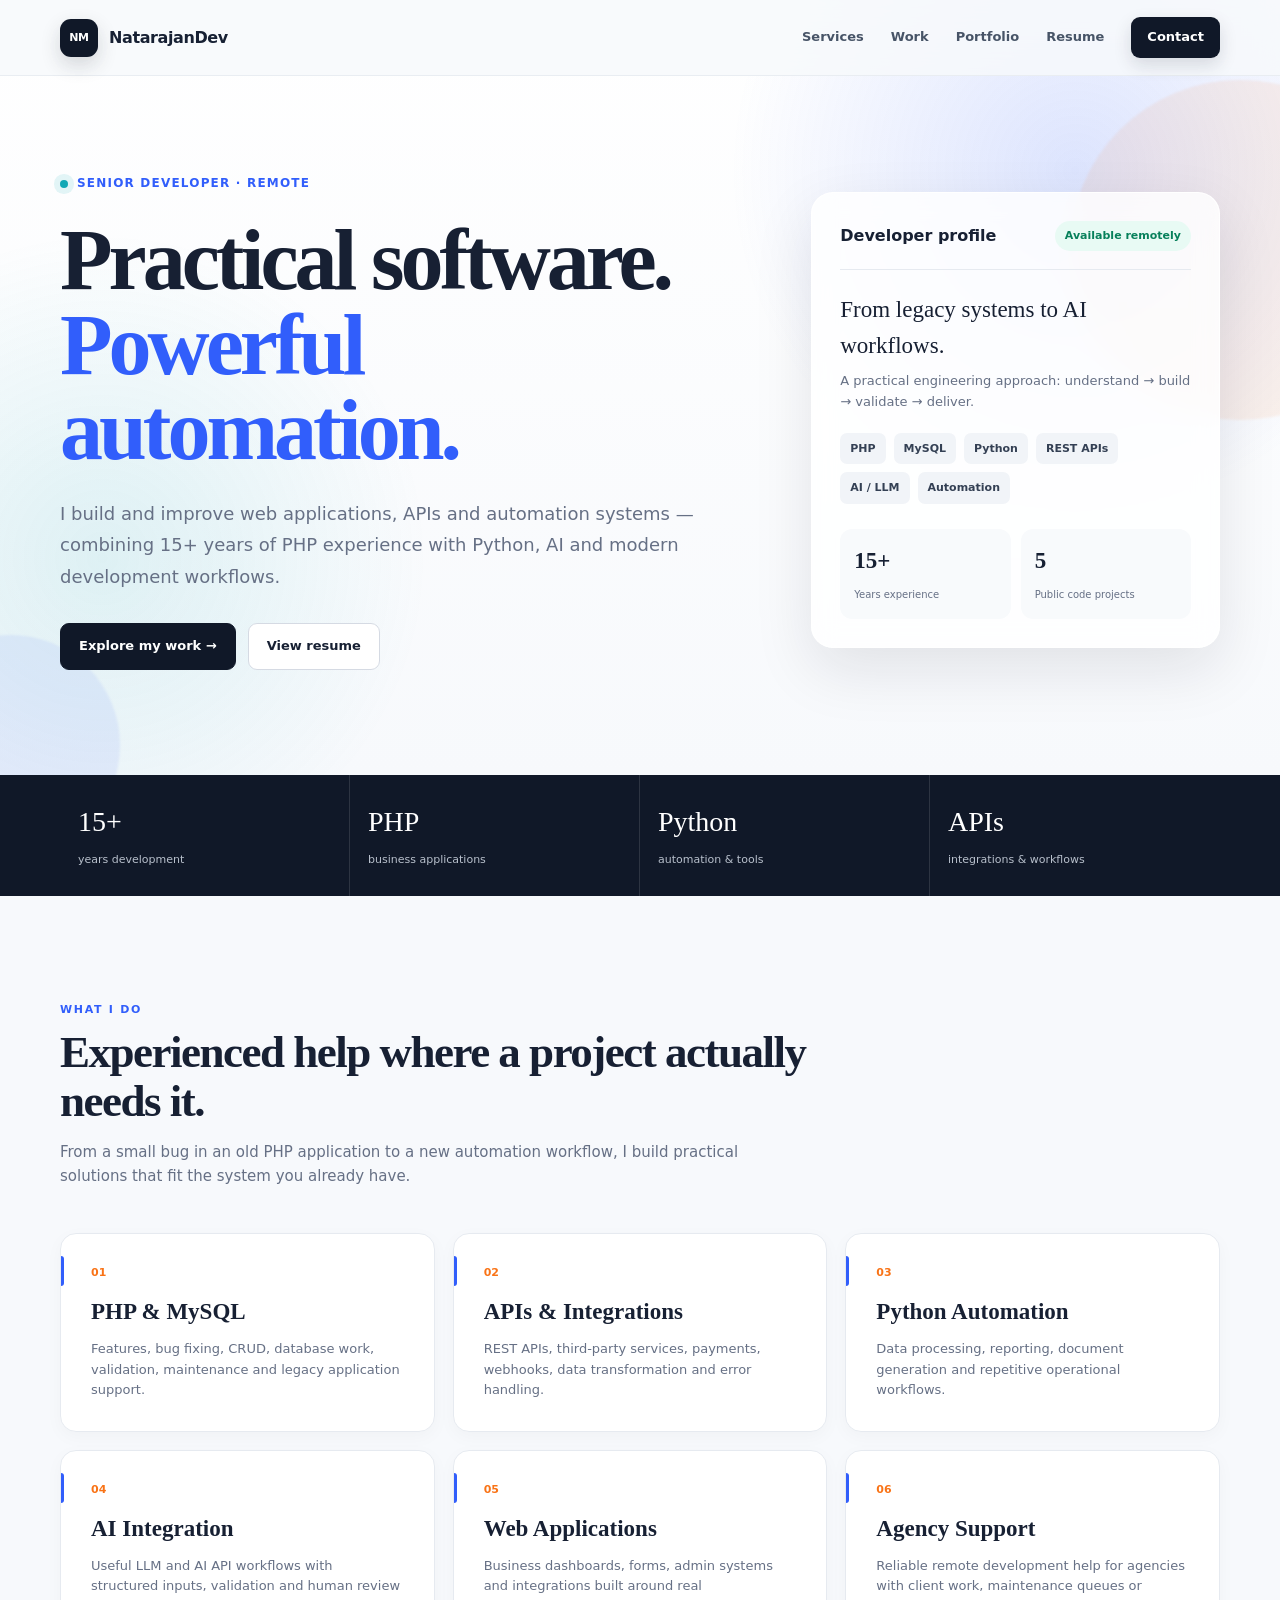
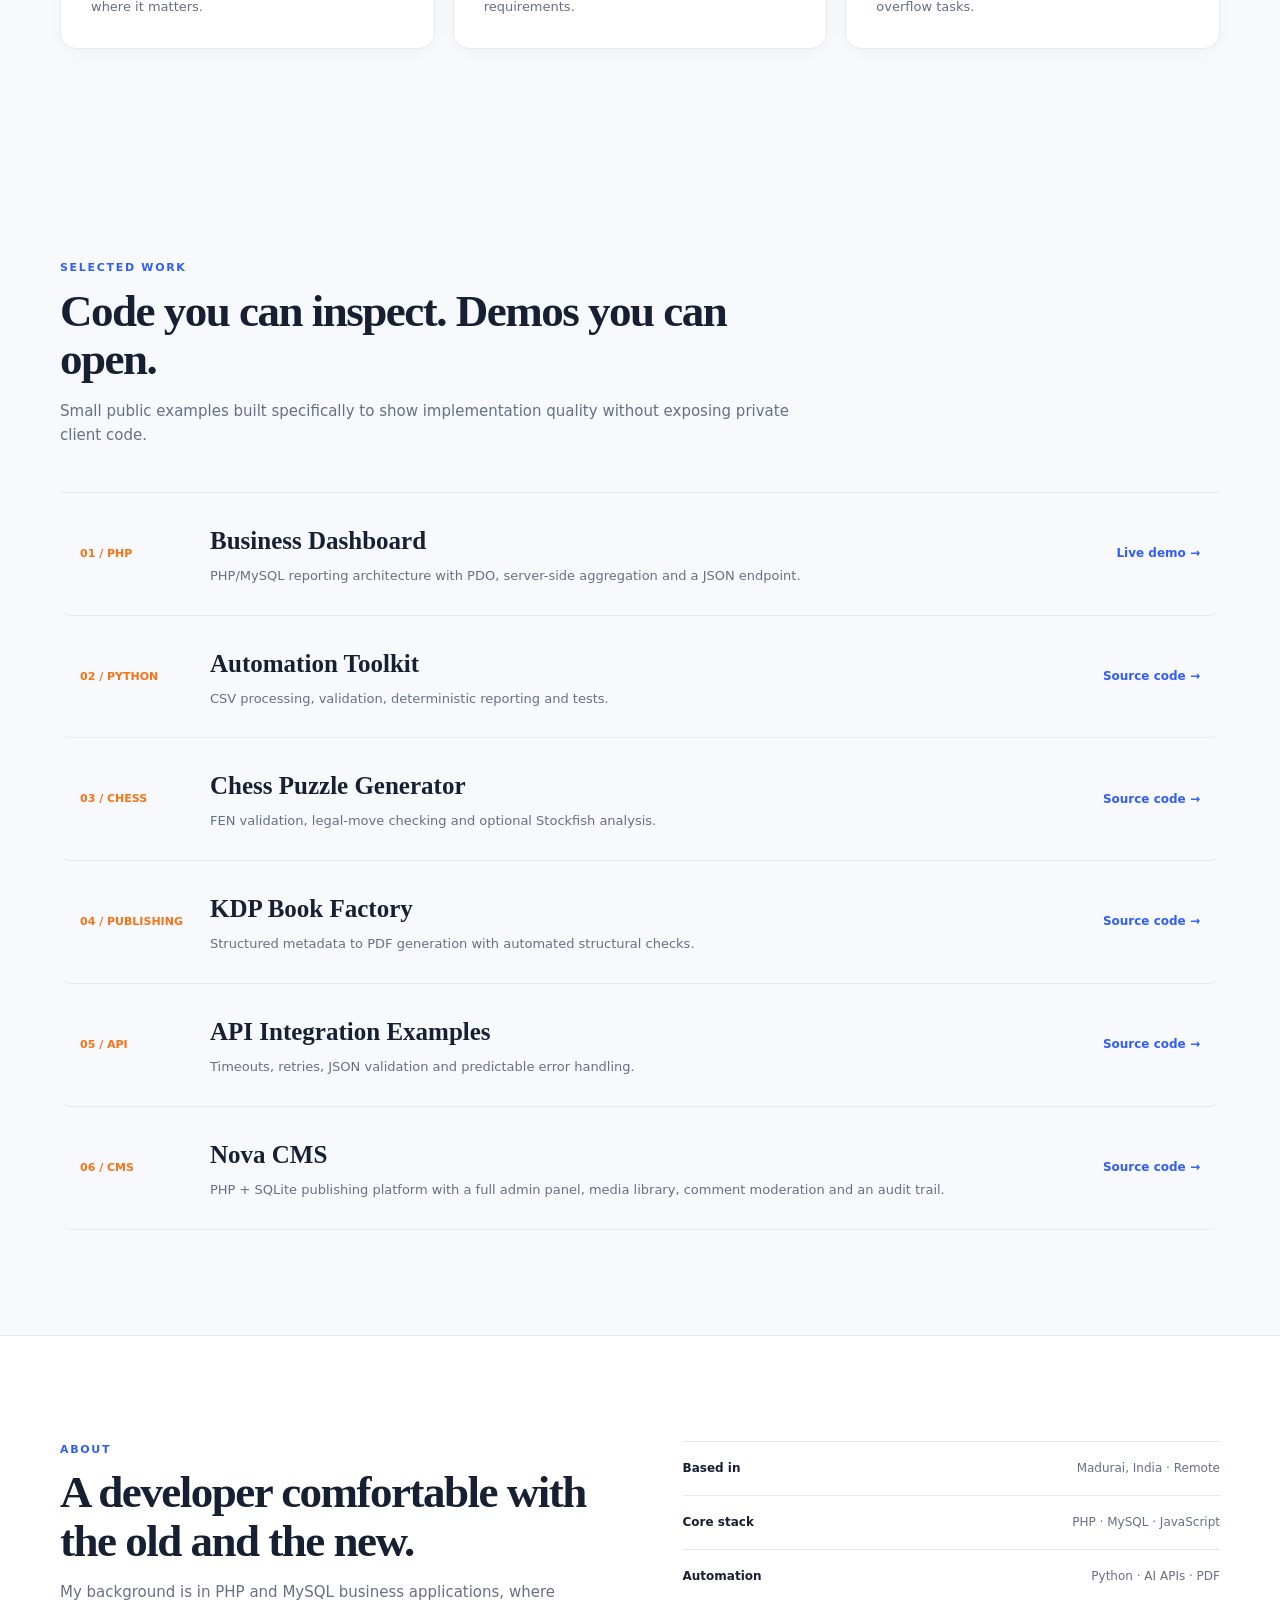
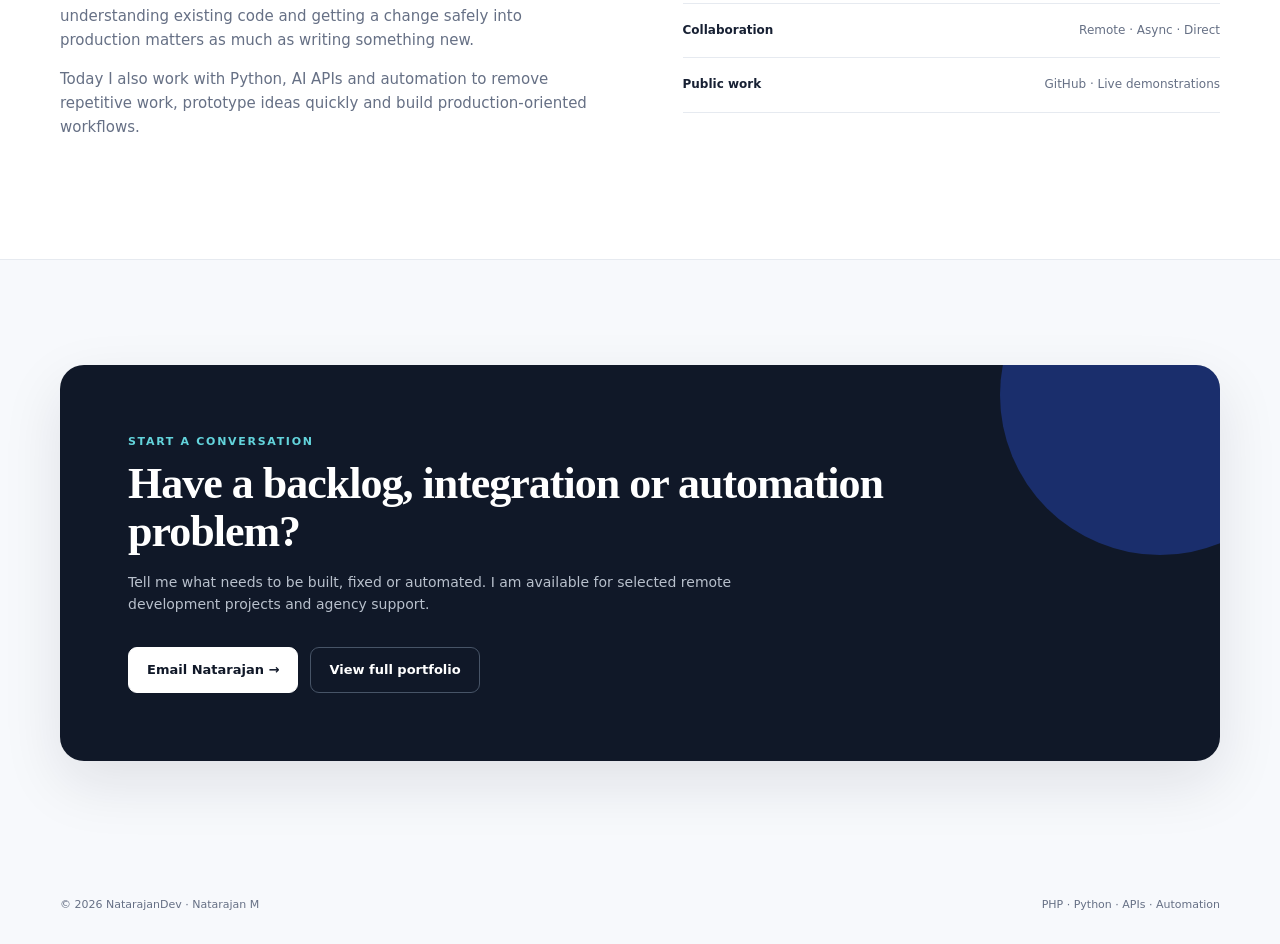
<file: index.html>
<!doctype html>
<html lang="en">
<head>
<meta charset="utf-8"><meta name="viewport" content="width=device-width,initial-scale=1">
<title>NatarajanDev — PHP, Python & AI Automation</title>
<meta name="description" content="Natarajan M — senior PHP and full-stack developer building web applications, APIs, Python automation and AI-assisted workflows.">
<link rel="icon" href="favicon.svg" type="image/svg+xml">
<style>
:root{--navy:#101828;--ink:#172033;--muted:#667085;--paper:#f7f9fc;--card:#fff;--line:#e6eaf0;--blue:#315efb;--cyan:#11a8b5;--orange:#f97316;--shadow:0 22px 60px rgba(16,24,40,.10)}*{box-sizing:border-box}html{scroll-behavior:smooth}body{margin:0;background:var(--paper);color:var(--ink);font-family:Inter,ui-sans-serif,system-ui,-apple-system,"Segoe UI",sans-serif;line-height:1.6}a{text-decoration:none;color:inherit}.wrap{width:min(1160px,92%);margin:auto}.site-nav{position:fixed;top:0;left:0;right:0;height:76px;z-index:50;background:rgba(247,249,252,.82);backdrop-filter:blur(16px);border-bottom:1px solid rgba(230,234,240,.8)}.nav{height:100%;display:flex;align-items:center;justify-content:space-between}.brand{display:flex;align-items:center;gap:11px;font-weight:850;letter-spacing:-.4px}.brand-mark{width:38px;height:38px;border-radius:11px;background:var(--navy);color:white;display:grid;place-items:center;font-size:11px;box-shadow:0 8px 20px rgba(16,24,40,.16)}.navlinks{display:flex;align-items:center;gap:27px;font-size:13px;font-weight:650;color:#475467}.navlinks a{transition:color .2s,transform .2s}.navlinks a:hover{color:var(--blue);transform:translateY(-1px)}.navlinks .contact{padding:10px 16px;border-radius:9px;background:var(--navy);color:white;box-shadow:0 7px 18px rgba(16,24,40,.14)}.menu{display:none;border:0;background:none;font-size:25px;cursor:pointer;color:var(--navy)}.hero{position:relative;overflow:hidden;padding:170px 0 105px;background:radial-gradient(circle at 84% 22%,rgba(49,94,251,.16),transparent 28%),radial-gradient(circle at 8% 72%,rgba(17,168,181,.12),transparent 25%),linear-gradient(180deg,#fff 0%,var(--paper) 100%)}.hero:before,.hero:after{content:"";position:absolute;border-radius:50%;filter:blur(1px);pointer-events:none}.hero:before{width:340px;height:340px;right:-130px;top:80px;background:rgba(249,115,22,.08)}.hero:after{width:220px;height:220px;left:-100px;bottom:-80px;background:rgba(49,94,251,.08)}.hero-grid{position:relative;z-index:1;display:grid;grid-template-columns:1.25fr .75fr;gap:70px;align-items:center}.eyebrow{display:inline-flex;align-items:center;gap:9px;color:var(--blue);font-size:12px;font-weight:800;letter-spacing:1.2px;text-transform:uppercase}.dot{width:8px;height:8px;border-radius:50%;background:var(--cyan);box-shadow:0 0 0 6px rgba(17,168,181,.11)}h1{font-family:Georgia,"Times New Roman",serif;font-weight:600;font-size:clamp(50px,7vw,86px);line-height:.99;letter-spacing:-4px;margin:22px 0 25px;max-width:850px}h1 em{font-style:normal;color:var(--blue)}.lead{font-size:18px;line-height:1.75;color:var(--muted);max-width:700px}.actions{display:flex;gap:12px;margin-top:31px;flex-wrap:wrap}.btn{display:inline-flex;align-items:center;gap:8px;padding:12px 18px;border-radius:9px;border:1px solid #d5dae3;font-size:13px;font-weight:750;background:white;transition:transform .22s,box-shadow .22s,background .22s,color .22s}.btn:hover{transform:translateY(-3px);box-shadow:0 12px 25px rgba(16,24,40,.10)}.btn.primary{background:var(--navy);border-color:var(--navy);color:white}.hero-card{position:relative;background:rgba(255,255,255,.82);border:1px solid rgba(255,255,255,.95);border-radius:22px;padding:28px;box-shadow:var(--shadow);backdrop-filter:blur(12px);animation:float 5s ease-in-out infinite}.card-top{display:flex;justify-content:space-between;align-items:center;padding-bottom:18px;border-bottom:1px solid var(--line)}.status{font-size:11px;font-weight:800;color:#07805b;background:#e8faf4;border-radius:20px;padding:6px 10px}.mini-title{font-family:Georgia,serif;font-size:23px;margin:22px 0 6px}.mini-copy{font-size:13px;color:var(--muted)}.stack{display:flex;flex-wrap:wrap;gap:8px;margin-top:20px}.tag{padding:7px 10px;border-radius:7px;background:#f1f4f8;color:#344054;font-size:11px;font-weight:700}.metric{margin-top:25px;display:grid;grid-template-columns:1fr 1fr;gap:10px}.metric div{padding:14px;border-radius:12px;background:#f8fafc}.metric b{display:block;font-family:Georgia,serif;font-size:23px}.metric span{font-size:10px;color:var(--muted)}.stats{background:var(--navy);color:white}.stats-grid{display:grid;grid-template-columns:repeat(4,1fr)}.stat{padding:25px 18px;border-right:1px solid rgba(255,255,255,.12)}.stat:last-child{border:0}.stat strong{display:block;font-family:Georgia,serif;font-size:28px;font-weight:500}.stat span{font-size:11px;color:#b8c0cc}section{padding:105px 0}.section-head{max-width:750px;margin-bottom:45px}.section-kicker{font-size:11px;text-transform:uppercase;letter-spacing:1.7px;font-weight:850;color:var(--blue)}.section-title{font-family:Georgia,serif;font-size:45px;line-height:1.08;font-weight:600;letter-spacing:-1.5px;margin:10px 0 15px}.section-intro{color:var(--muted);font-size:15px}.services{display:grid;grid-template-columns:repeat(3,1fr);gap:18px}.service{position:relative;padding:30px;border:1px solid var(--line);border-radius:16px;background:var(--card);box-shadow:0 5px 18px rgba(16,24,40,.03);transition:transform .3s,box-shadow .3s,border-color .3s}.service:before{content:"";position:absolute;left:0;top:22px;width:3px;height:30px;background:var(--blue);border-radius:0 3px 3px 0}.service:hover{transform:translateY(-7px);box-shadow:var(--shadow);border-color:#cbd5e1}.service-no{font-size:11px;color:var(--orange);font-weight:850}.service h3{font-family:Georgia,serif;font-size:23px;font-weight:600;margin:12px 0 8px}.service p{color:var(--muted);font-size:13px;margin:0}.work-list{border-top:1px solid var(--line)}.work-item{display:grid;grid-template-columns:105px 1fr auto;gap:25px;align-items:center;padding:28px 20px;border-bottom:1px solid var(--line);border-radius:10px;transition:background .25s,transform .25s}.work-item:hover{background:white;transform:translateX(6px)}.work-no{font-size:11px;color:var(--orange);font-weight:850}.work-item h3{font-family:Georgia,serif;font-size:25px;font-weight:600;margin:0 0 5px}.work-item p{margin:0;color:var(--muted);font-size:13px}.work-link{font-size:12px;font-weight:850;color:var(--blue);white-space:nowrap}.about{background:#fff;border-top:1px solid var(--line);border-bottom:1px solid var(--line)}.about-grid{display:grid;grid-template-columns:1fr 1fr;gap:85px;align-items:start}.about-copy p{color:var(--muted);font-size:15px}.facts{border-top:1px solid var(--line)}.fact{padding:17px 0;border-bottom:1px solid var(--line);display:flex;justify-content:space-between;gap:20px;font-size:12px}.fact span{color:var(--muted);text-align:right}.cta{position:relative;overflow:hidden;border-radius:24px;padding:68px;background:var(--navy);color:white;box-shadow:var(--shadow)}.cta:after{content:"";position:absolute;width:320px;height:320px;border-radius:50%;right:-100px;top:-130px;background:rgba(49,94,251,.32)}.cta>*{position:relative;z-index:1}.cta .section-kicker{color:#63d4dc}.cta h2{font-family:Georgia,serif;font-size:44px;font-weight:600;line-height:1.1;letter-spacing:-1px;max-width:760px;margin:9px 0 14px}.cta p{color:#b8c0cc;max-width:680px;font-size:14px}.cta .btn.primary{background:white;color:var(--navy);border-color:white}.cta .btn:not(.primary){background:transparent;color:white;border-color:#475467}footer{padding:30px 0;color:var(--muted);font-size:11px}.footer{display:flex;justify-content:space-between;gap:20px}.reveal{opacity:0;transform:translateY(24px);animation:reveal .8s cubic-bezier(.2,.7,.2,1) forwards}.delay1{animation-delay:.1s}.delay2{animation-delay:.2s}.delay3{animation-delay:.3s}@keyframes reveal{to{opacity:1;transform:none}}@keyframes float{0%,100%{transform:translateY(0)}50%{transform:translateY(-9px)}}
@media(max-width:800px){.navlinks{position:absolute;display:none;left:4%;right:4%;top:68px;padding:14px;background:white;border:1px solid var(--line);border-radius:14px;box-shadow:var(--shadow);flex-direction:column;align-items:stretch;gap:0}.navlinks.open{display:flex}.navlinks a{padding:13px}.navlinks .contact{margin-top:5px;text-align:center}.menu{display:block}.hero{padding:135px 0 75px}.hero-grid,.about-grid{grid-template-columns:1fr;gap:45px}.hero-card{max-width:600px}.services{grid-template-columns:1fr 1fr}.stats-grid{grid-template-columns:1fr 1fr}.stat:nth-child(2){border-right:0}.work-item{grid-template-columns:70px 1fr}.work-link{grid-column:2}.section-title,.cta h2{font-size:36px}}
@media(max-width:560px){.wrap{width:min(92%,420px)}h1{font-size:51px;letter-spacing:-2.5px}.lead{font-size:16px}.services{grid-template-columns:1fr}.hero-card{padding:22px}.metric{grid-template-columns:1fr 1fr}.cta{padding:38px 25px;border-radius:18px}.footer{flex-direction:column}.work-item{padding:24px 8px}.work-item h3{font-size:22px}}
@media(prefers-reduced-motion:reduce){html{scroll-behavior:auto}.reveal,.hero-card{animation:none;opacity:1;transform:none}.service,.work-item,.btn{transition:none}}
</style></head>
<body>
<nav class="site-nav"><div class="wrap nav"><a class="brand" href="index.html"><span class="brand-mark">NM</span>NatarajanDev</a><button class="menu" aria-label="Open menu" onclick="document.querySelector('.navlinks').classList.toggle('open')">☰</button><div class="navlinks"><a href="#services">Services</a><a href="#work">Work</a><a href="portfolio.html">Portfolio</a><a href="resume.html">Resume</a><a class="contact" href="#contact">Contact</a></div></div></nav>
<header class="hero"><div class="wrap hero-grid"><div class="reveal"><div class="eyebrow"><span class="dot"></span>Senior developer · Remote</div><h1>Practical software.<br><em>Powerful automation.</em></h1><p class="lead">I build and improve web applications, APIs and automation systems — combining 15+ years of PHP experience with Python, AI and modern development workflows.</p><div class="actions"><a class="btn primary" href="#work">Explore my work →</a><a class="btn" href="resume.html">View resume</a></div></div><aside class="hero-card reveal delay2"><div class="card-top"><strong>Developer profile</strong><span class="status">Available remotely</span></div><div class="mini-title">From legacy systems to AI workflows.</div><div class="mini-copy">A practical engineering approach: understand → build → validate → deliver.</div><div class="stack"><span class="tag">PHP</span><span class="tag">MySQL</span><span class="tag">Python</span><span class="tag">REST APIs</span><span class="tag">AI / LLM</span><span class="tag">Automation</span></div><div class="metric"><div><b>15+</b><span>Years experience</span></div><div><b>5</b><span>Public code projects</span></div></div></aside></div></header>
<div class="stats"><div class="wrap stats-grid"><div class="stat"><strong>15+</strong><span>years development</span></div><div class="stat"><strong>PHP</strong><span>business applications</span></div><div class="stat"><strong>Python</strong><span>automation & tools</span></div><div class="stat"><strong>APIs</strong><span>integrations & workflows</span></div></div></div>
<section id="services"><div class="wrap"><div class="section-head reveal"><div class="section-kicker">What I do</div><h2 class="section-title">Experienced help where a project actually needs it.</h2><p class="section-intro">From a small bug in an old PHP application to a new automation workflow, I build practical solutions that fit the system you already have.</p></div><div class="services"><article class="service reveal delay1"><div class="service-no">01</div><h3>PHP & MySQL</h3><p>Features, bug fixing, CRUD, database work, validation, maintenance and legacy application support.</p></article><article class="service reveal delay2"><div class="service-no">02</div><h3>APIs & Integrations</h3><p>REST APIs, third-party services, payments, webhooks, data transformation and error handling.</p></article><article class="service reveal delay3"><div class="service-no">03</div><h3>Python Automation</h3><p>Data processing, reporting, document generation and repetitive operational workflows.</p></article><article class="service reveal delay1"><div class="service-no">04</div><h3>AI Integration</h3><p>Useful LLM and AI API workflows with structured inputs, validation and human review where it matters.</p></article><article class="service reveal delay2"><div class="service-no">05</div><h3>Web Applications</h3><p>Business dashboards, forms, admin systems and integrations built around real requirements.</p></article><article class="service reveal delay3"><div class="service-no">06</div><h3>Agency Support</h3><p>Reliable remote development help for agencies with client work, maintenance queues or overflow tasks.</p></article></div></div></section>
<section id="work"><div class="wrap"><div class="section-head reveal"><div class="section-kicker">Selected work</div><h2 class="section-title">Code you can inspect. Demos you can open.</h2><p class="section-intro">Small public examples built specifically to show implementation quality without exposing private client code.</p></div><div class="work-list"><article class="work-item"><div class="work-no">01 / PHP</div><div><h3>Business Dashboard</h3><p>PHP/MySQL reporting architecture with PDO, server-side aggregation and a JSON endpoint.</p></div><a class="work-link" href="examples/business-dashboard.html">Live demo →</a></article><article class="work-item"><div class="work-no">02 / PYTHON</div><div><h3>Automation Toolkit</h3><p>CSV processing, validation, deterministic reporting and tests.</p></div><a class="work-link" href="projects/python-automation-toolkit/">Source code →</a></article><article class="work-item"><div class="work-no">03 / CHESS</div><div><h3>Chess Puzzle Generator</h3><p>FEN validation, legal-move checking and optional Stockfish analysis.</p></div><a class="work-link" href="projects/chess-puzzle-generator/">Source code →</a></article><article class="work-item"><div class="work-no">04 / PUBLISHING</div><div><h3>KDP Book Factory</h3><p>Structured metadata to PDF generation with automated structural checks.</p></div><a class="work-link" href="projects/kdp-book-factory/">Source code →</a></article><article class="work-item"><div class="work-no">05 / API</div><div><h3>API Integration Examples</h3><p>Timeouts, retries, JSON validation and predictable error handling.</p></div><a class="work-link" href="projects/api-integration-examples/">Source code →</a></article><article class="work-item"><div class="work-no">06 / CMS</div><div><h3>Nova CMS</h3><p>PHP + SQLite publishing platform with a full admin panel, media library, comment moderation and an audit trail.</p></div><a class="work-link" href="projects/php-sqlite-cms/">Source code →</a></article></div></div></section>
<section class="about" id="about"><div class="wrap"><div class="about-grid"><div class="about-copy reveal"><div class="section-kicker">About</div><h2 class="section-title">A developer comfortable with the old and the new.</h2><p>My background is in PHP and MySQL business applications, where understanding existing code and getting a change safely into production matters as much as writing something new.</p><p>Today I also work with Python, AI APIs and automation to remove repetitive work, prototype ideas quickly and build production-oriented workflows.</p></div><div class="facts reveal delay2"><div class="fact"><b>Based in</b><span>Madurai, India · Remote</span></div><div class="fact"><b>Core stack</b><span>PHP · MySQL · JavaScript</span></div><div class="fact"><b>Automation</b><span>Python · AI APIs · PDF</span></div><div class="fact"><b>Collaboration</b><span>Remote · Async · Direct</span></div><div class="fact"><b>Public work</b><span>GitHub · Live demonstrations</span></div></div></div></div></section>
<section id="contact"><div class="wrap"><div class="cta reveal"><div class="section-kicker">Start a conversation</div><h2>Have a backlog, integration or automation problem?</h2><p>Tell me what needs to be built, fixed or automated. I am available for selected remote development projects and agency support.</p><div class="actions"><a class="btn primary" href="mailto:iconsisonline@yahoo.com">Email Natarajan →</a><a class="btn" href="portfolio.html">View full portfolio</a></div></div></div></section>
<footer><div class="wrap footer"><span>© 2026 NatarajanDev · Natarajan M</span><span>PHP · Python · APIs · Automation</span></div></footer>
<script>document.querySelectorAll('.navlinks a').forEach(a=>a.addEventListener('click',()=>document.querySelector('.navlinks').classList.remove('open')));</script>
</body></html>
</file>
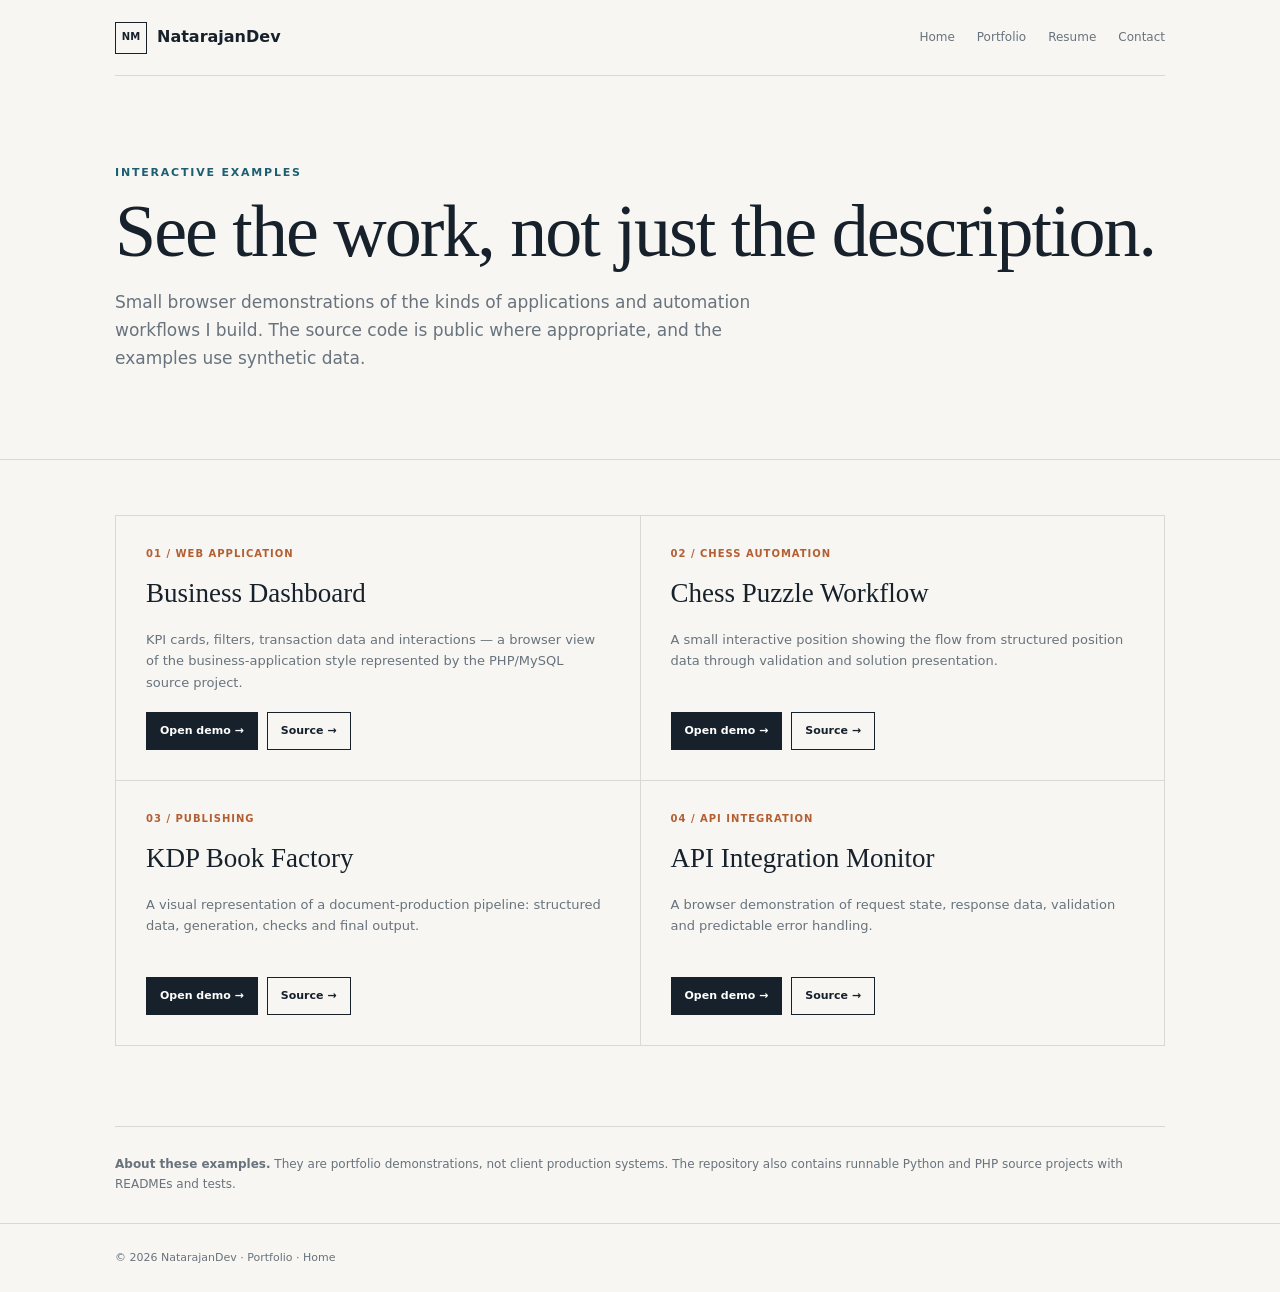
<file: examples/index.html>
<!doctype html><html lang="en"><head><meta charset="utf-8"><meta name="viewport" content="width=device-width,initial-scale=1"><title>Live Examples — NatarajanDev</title><meta name="description" content="Interactive development and automation demonstrations by NatarajanDev."><link rel="icon" href="../favicon.svg" type="image/svg+xml"><style>:root{--ink:#17212b;--muted:#68737d;--paper:#f7f6f2;--white:#fff;--line:#d9d9d3;--accent:#1d5f72;--warm:#b45f32}*{box-sizing:border-box}body{margin:0;background:var(--paper);color:var(--ink);font-family:Inter,system-ui,sans-serif;line-height:1.65}.wrap{width:min(1050px,90%);margin:auto}a{text-decoration:none;color:inherit}.nav{height:76px;border-bottom:1px solid var(--line);display:flex;justify-content:space-between;align-items:center}.brand{display:flex;align-items:center;gap:10px;font-weight:800}.mark{width:32px;height:32px;border:1px solid var(--ink);display:grid;place-items:center;font-size:10px}.links{display:flex;gap:22px;font-size:12px;color:var(--muted)}.links a:hover{color:var(--accent)}.hero{padding:88px 0 70px;border-bottom:1px solid var(--line)}.kicker{font-size:11px;text-transform:uppercase;letter-spacing:1.8px;color:var(--accent);font-weight:800}.hero h1{font-family:Georgia,serif;font-weight:500;font-size:clamp(47px,7vw,74px);line-height:1.02;letter-spacing:-2px;margin:12px 0 18px}.hero p{max-width:680px;color:var(--muted);font-size:17px}.grid{display:grid;grid-template-columns:1fr 1fr;border-top:1px solid var(--line);border-left:1px solid var(--line);margin:55px 0 80px}.card{padding:30px;border-right:1px solid var(--line);border-bottom:1px solid var(--line);transition:background .25s,transform .25s}.card:hover{background:#fff;transform:translateY(-3px)}.num{font-size:10px;color:var(--warm);font-weight:800;letter-spacing:1px}.card h2{font-family:Georgia,serif;font-size:27px;font-weight:500;margin:9px 0}.card p{color:var(--muted);font-size:13px;min-height:65px}.actions{display:flex;gap:9px;flex-wrap:wrap;margin-top:18px}.btn{display:inline-block;padding:9px 13px;border:1px solid var(--ink);font-size:11px;font-weight:800}.btn.primary{background:var(--ink);color:#fff}.note{border-top:1px solid var(--line);padding:28px 0;color:var(--muted);font-size:12px}footer{border-top:1px solid var(--line);padding:25px 0;color:var(--muted);font-size:11px}@media(max-width:700px){.links a:not(:last-child){display:none}.grid{grid-template-columns:1fr}.hero{padding:70px 0 55px}}@media(prefers-reduced-motion:reduce){*{transition:none!important}}</style></head><body><header class="wrap nav"><a class="brand" href="../index.html"><span class="mark">NM</span>NatarajanDev</a><nav class="links"><a href="../index.html">Home</a><a href="../portfolio.html">Portfolio</a><a href="../resume.html">Resume</a><a href="../index.html#contact">Contact</a></nav></header><header class="hero"><div class="wrap"><div class="kicker">Interactive examples</div><h1>See the work, not just the description.</h1><p>Small browser demonstrations of the kinds of applications and automation workflows I build. The source code is public where appropriate, and the examples use synthetic data.</p></div></header><main class="wrap"><div class="grid"><article class="card"><div class="num">01 / WEB APPLICATION</div><h2>Business Dashboard</h2><p>KPI cards, filters, transaction data and interactions — a browser view of the business-application style represented by the PHP/MySQL source project.</p><div class="actions"><a class="btn primary" href="business-dashboard.html">Open demo →</a><a class="btn" href="https://github.com/NatarajanDev/natarajandev.github.io/blob/main/projects/php-business-dashboard">Source →</a></div></article><article class="card"><div class="num">02 / CHESS AUTOMATION</div><h2>Chess Puzzle Workflow</h2><p>A small interactive position showing the flow from structured position data through validation and solution presentation.</p><div class="actions"><a class="btn primary" href="chess-puzzle.html">Open demo →</a><a class="btn" href="https://github.com/NatarajanDev/natarajandev.github.io/blob/main/projects/chess-puzzle-generator">Source →</a></div></article><article class="card"><div class="num">03 / PUBLISHING</div><h2>KDP Book Factory</h2><p>A visual representation of a document-production pipeline: structured data, generation, checks and final output.</p><div class="actions"><a class="btn primary" href="kdp-factory.html">Open demo →</a><a class="btn" href="https://github.com/NatarajanDev/natarajandev.github.io/blob/main/projects/kdp-book-factory">Source →</a></div></article><article class="card"><div class="num">04 / API INTEGRATION</div><h2>API Integration Monitor</h2><p>A browser demonstration of request state, response data, validation and predictable error handling.</p><div class="actions"><a class="btn primary" href="api-monitor.html">Open demo →</a><a class="btn" href="https://github.com/NatarajanDev/natarajandev.github.io/blob/main/projects/api-integration-examples">Source →</a></div></article></div><div class="note"><strong>About these examples.</strong> They are portfolio demonstrations, not client production systems. The repository also contains runnable Python and PHP source projects with READMEs and tests.</div></main><footer><div class="wrap">© 2026 NatarajanDev · <a href="../portfolio.html">Portfolio</a> · <a href="../index.html">Home</a></div></footer></body></html>
</file>
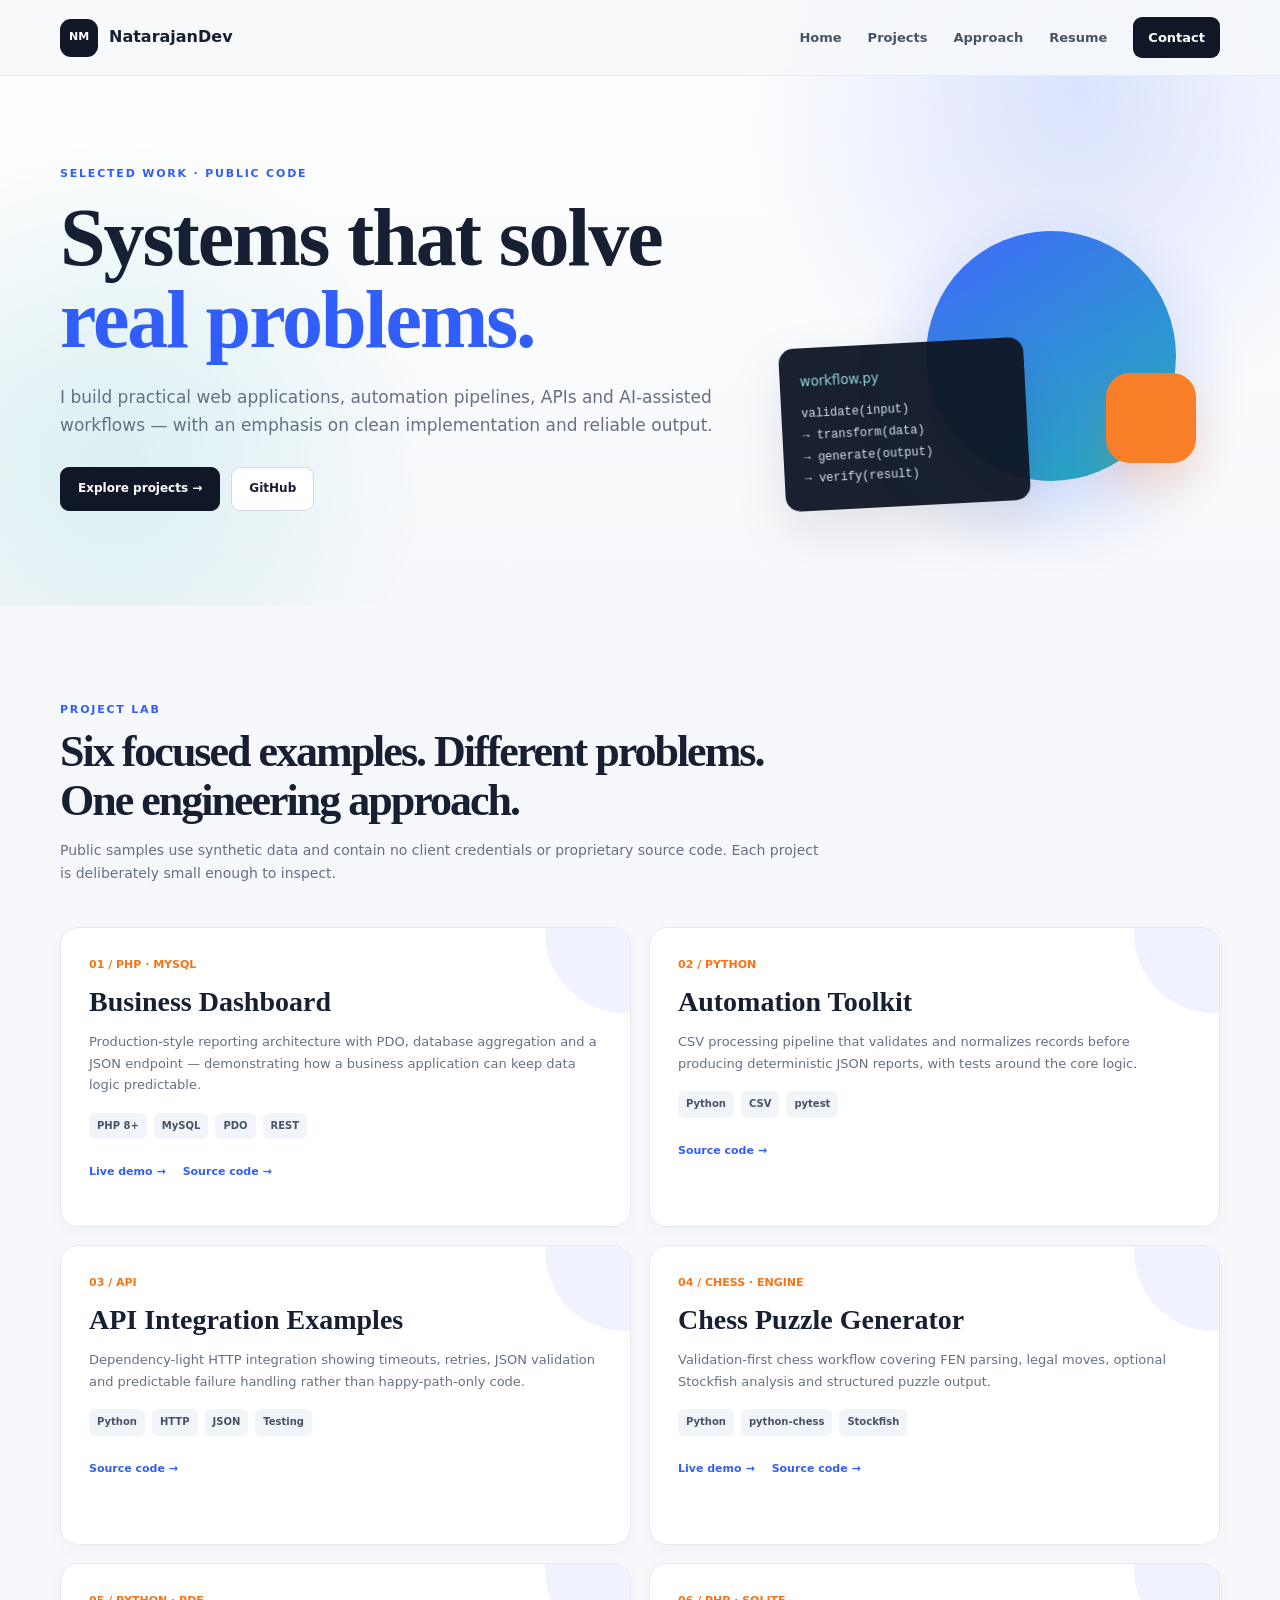
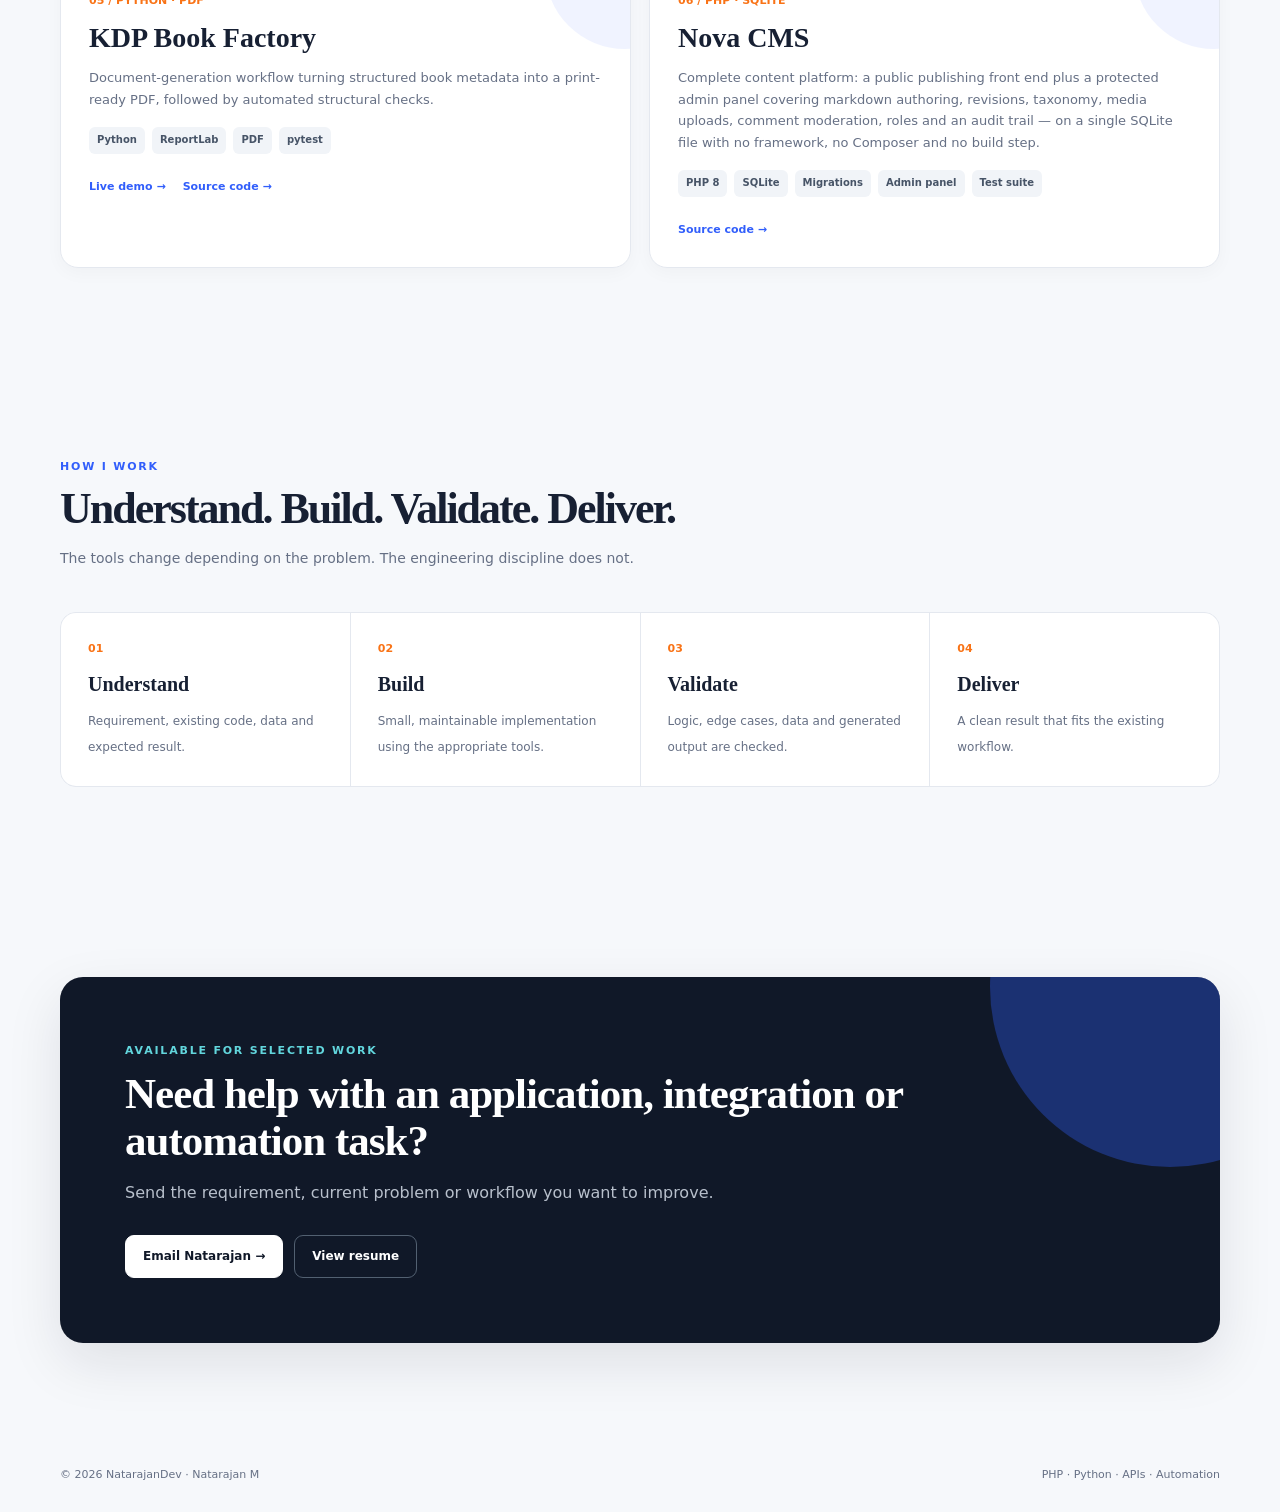
<file: portfolio.html>
<!doctype html><html lang="en"><head><meta charset="utf-8"><meta name="viewport" content="width=device-width,initial-scale=1"><title>Portfolio — NatarajanDev</title><meta name="description" content="Selected PHP, Python, API, AI and automation projects by Natarajan M."><link rel="icon" href="favicon.svg" type="image/svg+xml"><style>
:root{--navy:#101828;--ink:#172033;--muted:#667085;--paper:#f6f8fb;--card:#fff;--line:#e4e8ef;--blue:#315efb;--cyan:#11a8b5;--orange:#f97316;--shadow:0 20px 55px rgba(16,24,40,.10)}*{box-sizing:border-box}html{scroll-behavior:smooth}body{margin:0;background:var(--paper);color:var(--ink);font-family:Inter,system-ui,sans-serif;line-height:1.65}a{text-decoration:none;color:inherit}.wrap{width:min(1160px,92%);margin:auto}.site-nav{height:76px;position:fixed;top:0;left:0;right:0;z-index:30;background:rgba(246,248,251,.86);backdrop-filter:blur(16px);border-bottom:1px solid rgba(228,232,239,.8)}.nav{height:100%;display:flex;align-items:center;justify-content:space-between}.brand{font-weight:850;display:flex;align-items:center;gap:11px}.mark{width:38px;height:38px;border-radius:11px;background:var(--navy);color:white;display:grid;place-items:center;font-size:11px}.links{display:flex;align-items:center;gap:26px;color:#475467;font-size:13px;font-weight:650}.links a{transition:.2s}.links a:hover{color:var(--blue);transform:translateY(-1px)}.links .contact{background:var(--navy);color:white;padding:10px 15px;border-radius:9px}.menu{display:none;border:0;background:none;font-size:25px}.hero{position:relative;overflow:hidden;padding:165px 0 95px;background:radial-gradient(circle at 84% 15%,rgba(49,94,251,.17),transparent 28%),radial-gradient(circle at 9% 75%,rgba(17,168,181,.13),transparent 25%),linear-gradient(180deg,#fff,var(--paper))}.hero-grid{display:grid;grid-template-columns:1.2fr .8fr;gap:65px;align-items:end}.kicker{font-size:11px;text-transform:uppercase;letter-spacing:1.8px;color:var(--blue);font-weight:850}.hero h1,.title{font-family:Georgia,serif;font-weight:600;letter-spacing:-2px}.hero h1{font-size:clamp(50px,7vw,82px);line-height:1.0;max-width:850px;margin:14px 0 22px}.hero h1 em{font-style:normal;color:var(--blue)}.hero p{max-width:700px;color:var(--muted);font-size:17px}.buttons{display:flex;gap:11px;flex-wrap:wrap;margin-top:28px}.btn{display:inline-flex;padding:11px 17px;border:1px solid #d4dae4;border-radius:9px;background:white;font-size:12px;font-weight:800;transition:.25s}.btn:hover{transform:translateY(-3px);box-shadow:0 12px 25px rgba(16,24,40,.1)}.btn.primary{background:var(--navy);border-color:var(--navy);color:white}.hero-art{position:relative;min-height:280px}.orb{position:absolute;width:250px;height:250px;right:10%;top:0;border-radius:50%;background:linear-gradient(145deg,#315efb,#11a8b5);opacity:.92;box-shadow:0 30px 80px rgba(49,94,251,.25);animation:float 5s ease-in-out infinite}.orb:after{content:"";position:absolute;width:90px;height:90px;right:-20px;bottom:18px;border-radius:24px;background:var(--orange);box-shadow:0 20px 40px rgba(249,115,22,.22)}.code-card{position:absolute;left:0;bottom:5px;width:245px;background:rgba(16,24,40,.96);color:#d9e0ea;border-radius:15px;padding:20px;box-shadow:var(--shadow);transform:rotate(-3deg);animation:rise .9s .2s both}.code-card small{color:#8fd8df}.code-card code{display:block;margin-top:10px;font:12px/1.8 ui-monospace,SFMono-Regular,Consolas,monospace}.section{padding:95px 0}.section-head{max-width:760px;margin-bottom:42px}.title{font-size:44px;line-height:1.1;margin:9px 0 13px}.intro{color:var(--muted);font-size:14px}.projects{display:grid;grid-template-columns:repeat(2,1fr);gap:18px}.project{position:relative;overflow:hidden;min-height:300px;padding:28px;border:1px solid var(--line);border-radius:18px;background:var(--card);box-shadow:0 5px 18px rgba(16,24,40,.03);transition:.3s}.project:hover{transform:translateY(-8px);box-shadow:var(--shadow);border-color:#cbd5e1}.project:after{content:"";position:absolute;width:160px;height:160px;border-radius:50%;right:-75px;top:-75px;background:rgba(49,94,251,.07);transition:.35s}.project:hover:after{transform:scale(1.45)}.num{font-size:11px;color:var(--orange);font-weight:850}.project h2{font-family:Georgia,serif;font-size:28px;font-weight:600;line-height:1.15;margin:12px 0 8px}.project p{color:var(--muted);font-size:13px;max-width:520px}.tags{display:flex;gap:7px;flex-wrap:wrap;margin:17px 0}.tag{font-size:10px;font-weight:750;padding:5px 8px;border-radius:6px;background:#f1f4f8;color:#475467}.project-links{display:flex;gap:17px;margin-top:24px}.project-links a{font-size:11px;font-weight:850;color:var(--blue)}.process{display:grid;grid-template-columns:repeat(4,1fr);gap:1px;background:var(--line);border:1px solid var(--line);border-radius:16px;overflow:hidden}.step{background:white;padding:27px}.step-no{color:var(--orange);font-size:11px;font-weight:850}.step strong{font-family:Georgia,serif;font-size:20px;font-weight:600;display:block;margin:9px 0 6px}.step span{font-size:12px;color:var(--muted)}.cta{position:relative;overflow:hidden;padding:65px;border-radius:23px;background:var(--navy);color:white;box-shadow:var(--shadow)}.cta:before{content:"";position:absolute;width:360px;height:360px;border-radius:50%;right:-130px;top:-170px;background:rgba(49,94,251,.35)}.cta>*{position:relative;z-index:1}.cta .kicker{color:#62d6dd}.cta h2{font-family:Georgia,serif;font-size:43px;line-height:1.1;letter-spacing:-1px;max-width:780px;margin:9px 0 14px}.cta p{color:#b8c0cc;max-width:700px}.cta .btn.primary{background:white;color:var(--navy);border-color:white}.cta .btn:not(.primary){background:transparent;color:white;border-color:#526071}footer{padding:28px 0;color:var(--muted);font-size:11px;display:flex;justify-content:space-between}.reveal{opacity:0;transform:translateY(22px);animation:reveal .75s cubic-bezier(.2,.7,.2,1) forwards}.d1{animation-delay:.1s}.d2{animation-delay:.2s}.d3{animation-delay:.3s}@keyframes reveal{to{opacity:1;transform:none}}@keyframes rise{from{opacity:0;transform:translateY(20px) rotate(-3deg)}to{opacity:1;transform:rotate(-3deg)}}@keyframes float{0%,100%{transform:translateY(0) rotate(0)}50%{transform:translateY(-10px) rotate(2deg)}}
@media(max-width:800px){.links{position:absolute;display:none;left:4%;right:4%;top:68px;padding:10px;background:white;border:1px solid var(--line);border-radius:14px;box-shadow:var(--shadow);flex-direction:column;align-items:stretch;gap:0}.links.open{display:flex}.links a{padding:12px}.links .contact{text-align:center;margin-top:4px}.menu{display:block}.hero{padding:130px 0 70px}.hero-grid{grid-template-columns:1fr;gap:30px}.hero-art{min-height:260px}.projects{grid-template-columns:1fr}.process{grid-template-columns:1fr 1fr}.section{padding:70px 0}.cta{padding:42px 28px}}
@media(max-width:520px){.hero h1{font-size:50px;letter-spacing:-2.5px}.title,.cta h2{font-size:34px}.process{grid-template-columns:1fr}.orb{right:0;width:210px;height:210px}.code-card{width:215px}.footer{flex-direction:column;gap:8px}}
@media(prefers-reduced-motion:reduce){html{scroll-behavior:auto}.reveal,.orb,.code-card{animation:none;opacity:1;transform:none}.project,.btn{transition:none}}
</style></head><body>
<header class="site-nav"><div class="wrap nav"><a class="brand" href="index.html"><span class="mark">NM</span>NatarajanDev</a><button class="menu" aria-label="Open menu" onclick="document.querySelector('.links').classList.toggle('open')">☰</button><nav class="links"><a href="index.html">Home</a><a href="#projects">Projects</a><a href="#process">Approach</a><a href="resume.html">Resume</a><a class="contact" href="index.html#contact">Contact</a></nav></div></header>
<header class="hero"><div class="wrap hero-grid"><div class="reveal"><div class="kicker">Selected work · Public code</div><h1>Systems that solve <em>real problems.</em></h1><p>I build practical web applications, automation pipelines, APIs and AI-assisted workflows — with an emphasis on clean implementation and reliable output.</p><div class="buttons"><a class="btn primary" href="#projects">Explore projects →</a><a class="btn" href="https://github.com/NatarajanDev" target="_blank" rel="noopener">GitHub</a></div></div><div class="hero-art reveal d2"><div class="orb"></div><div class="code-card"><small>workflow.py</small><code>validate(input)<br>→ transform(data)<br>→ generate(output)<br>→ verify(result)</code></div></div></div></header>
<main id="projects" class="wrap section"><div class="section-head reveal"><div class="kicker">Project lab</div><h2 class="title">Six focused examples. Different problems. One engineering approach.</h2><p class="intro">Public samples use synthetic data and contain no client credentials or proprietary source code. Each project is deliberately small enough to inspect.</p></div><div class="projects">
<article class="project reveal d1"><div class="num">01 / PHP · MYSQL</div><h2>Business Dashboard</h2><p>Production-style reporting architecture with PDO, database aggregation and a JSON endpoint — demonstrating how a business application can keep data logic predictable.</p><div class="tags"><span class="tag">PHP 8+</span><span class="tag">MySQL</span><span class="tag">PDO</span><span class="tag">REST</span></div><div class="project-links"><a href="examples/business-dashboard.html">Live demo →</a><a href="projects/php-business-dashboard/">Source code →</a></div></article>
<article class="project reveal d2"><div class="num">02 / PYTHON</div><h2>Automation Toolkit</h2><p>CSV processing pipeline that validates and normalizes records before producing deterministic JSON reports, with tests around the core logic.</p><div class="tags"><span class="tag">Python</span><span class="tag">CSV</span><span class="tag">pytest</span></div><div class="project-links"><a href="projects/python-automation-toolkit/">Source code →</a></div></article>
<article class="project reveal d1"><div class="num">03 / API</div><h2>API Integration Examples</h2><p>Dependency-light HTTP integration showing timeouts, retries, JSON validation and predictable failure handling rather than happy-path-only code.</p><div class="tags"><span class="tag">Python</span><span class="tag">HTTP</span><span class="tag">JSON</span><span class="tag">Testing</span></div><div class="project-links"><a href="projects/api-integration-examples/">Source code →</a></div></article>
<article class="project reveal d2"><div class="num">04 / CHESS · ENGINE</div><h2>Chess Puzzle Generator</h2><p>Validation-first chess workflow covering FEN parsing, legal moves, optional Stockfish analysis and structured puzzle output.</p><div class="tags"><span class="tag">Python</span><span class="tag">python-chess</span><span class="tag">Stockfish</span></div><div class="project-links"><a href="examples/chess-puzzle.html">Live demo →</a><a href="projects/chess-puzzle-generator/">Source code →</a></div></article>
<article class="project reveal d3"><div class="num">05 / PYTHON · PDF</div><h2>KDP Book Factory</h2><p>Document-generation workflow turning structured book metadata into a print-ready PDF, followed by automated structural checks.</p><div class="tags"><span class="tag">Python</span><span class="tag">ReportLab</span><span class="tag">PDF</span><span class="tag">pytest</span></div><div class="project-links"><a href="examples/kdp-factory.html">Live demo →</a><a href="projects/kdp-book-factory/">Source code →</a></div></article>
<article class="project reveal d3"><div class="num">06 / PHP · SQLITE</div><h2>Nova CMS</h2><p>Complete content platform: a public publishing front end plus a protected admin panel covering markdown authoring, revisions, taxonomy, media uploads, comment moderation, roles and an audit trail — on a single SQLite file with no framework, no Composer and no build step.</p><div class="tags"><span class="tag">PHP 8</span><span class="tag">SQLite</span><span class="tag">Migrations</span><span class="tag">Admin panel</span><span class="tag">Test suite</span></div><div class="project-links"><a href="projects/php-sqlite-cms/">Source code →</a></div></article>
</div></main>
<section id="process" class="wrap section"><div class="section-head reveal"><div class="kicker">How I work</div><h2 class="title">Understand. Build. Validate. Deliver.</h2><p class="intro">The tools change depending on the problem. The engineering discipline does not.</p></div><div class="process"><div class="step"><div class="step-no">01</div><strong>Understand</strong><span>Requirement, existing code, data and expected result.</span></div><div class="step"><div class="step-no">02</div><strong>Build</strong><span>Small, maintainable implementation using the appropriate tools.</span></div><div class="step"><div class="step-no">03</div><strong>Validate</strong><span>Logic, edge cases, data and generated output are checked.</span></div><div class="step"><div class="step-no">04</div><strong>Deliver</strong><span>A clean result that fits the existing workflow.</span></div></div></section>
<section class="wrap section"><div class="cta reveal"><div class="kicker">Available for selected work</div><h2>Need help with an application, integration or automation task?</h2><p>Send the requirement, current problem or workflow you want to improve.</p><div class="buttons"><a class="btn primary" href="mailto:iconsisonline@yahoo.com">Email Natarajan →</a><a class="btn" href="resume.html">View resume</a></div></div></section>
<footer class="wrap"><span>© 2026 NatarajanDev · Natarajan M</span><span>PHP · Python · APIs · Automation</span></footer><script>document.querySelectorAll('.links a').forEach(a=>a.addEventListener('click',()=>document.querySelector('.links').classList.remove('open')));</script></body></html>
</file>
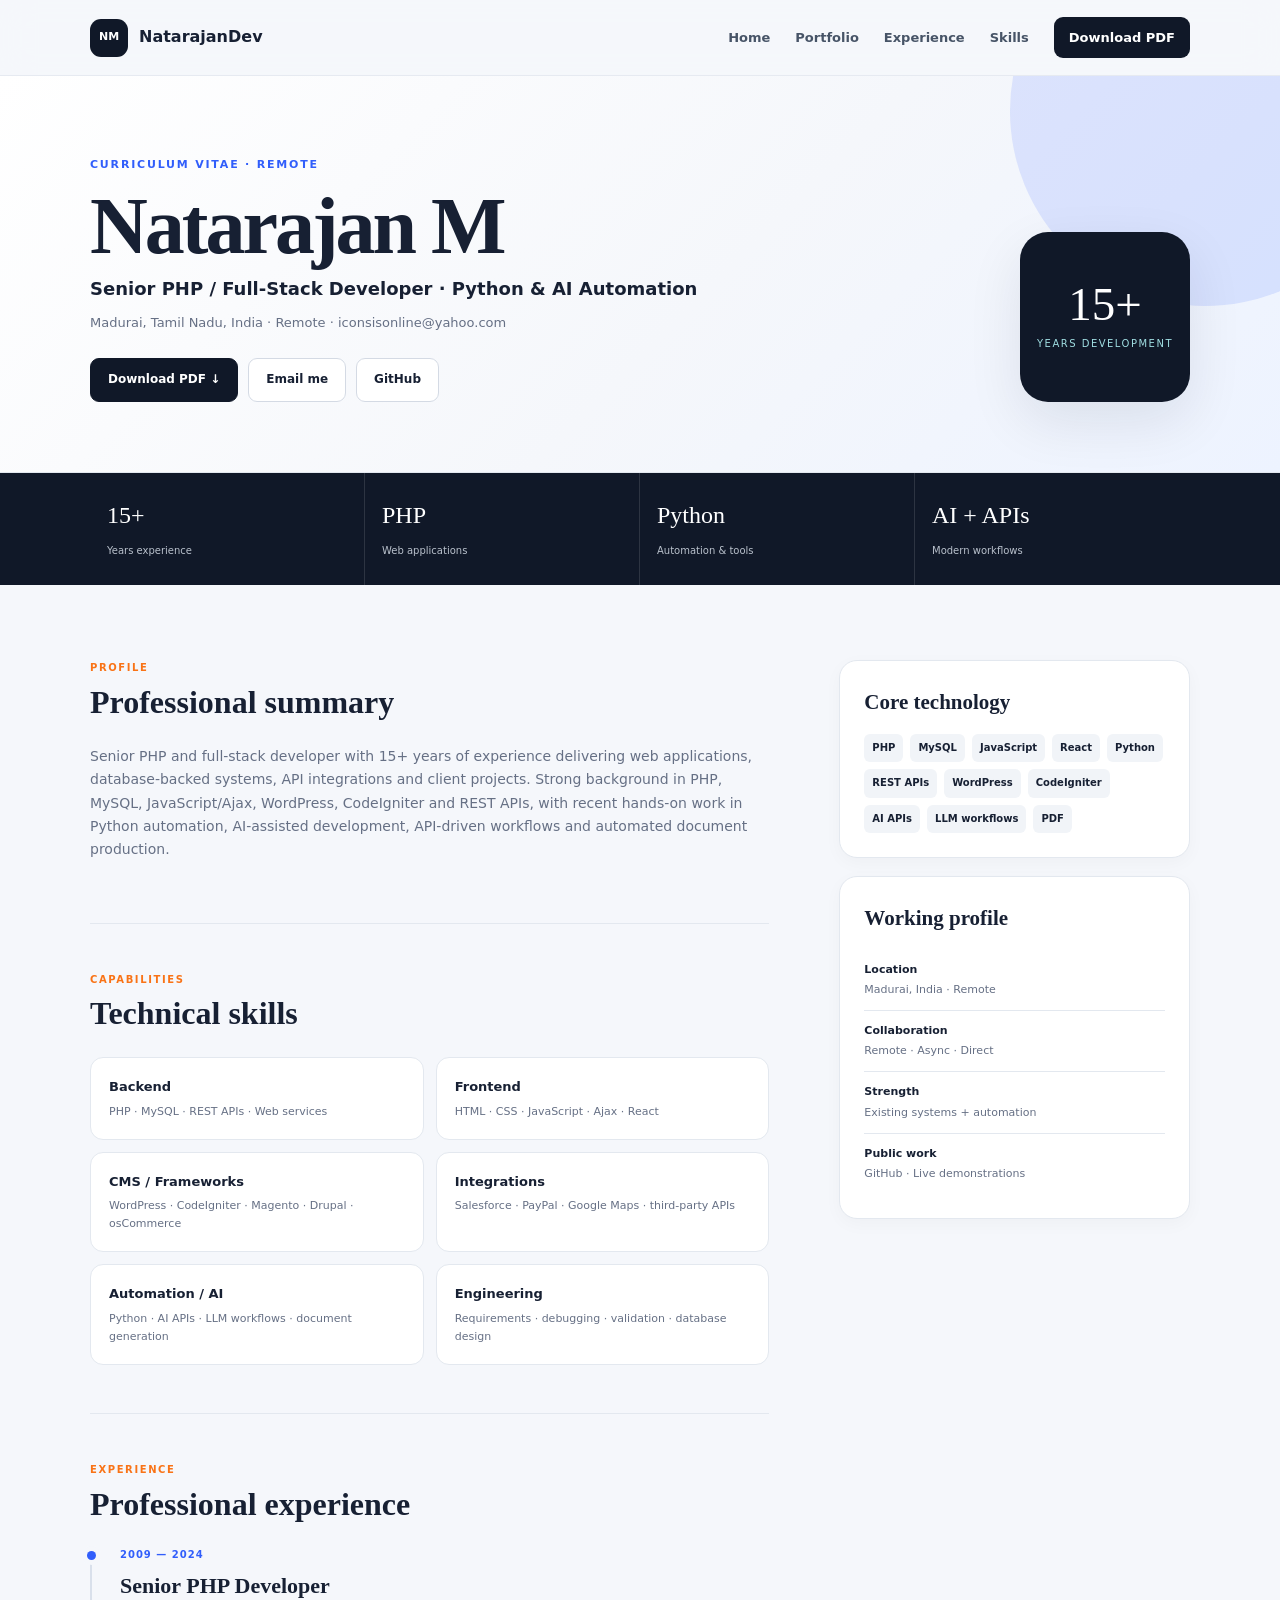
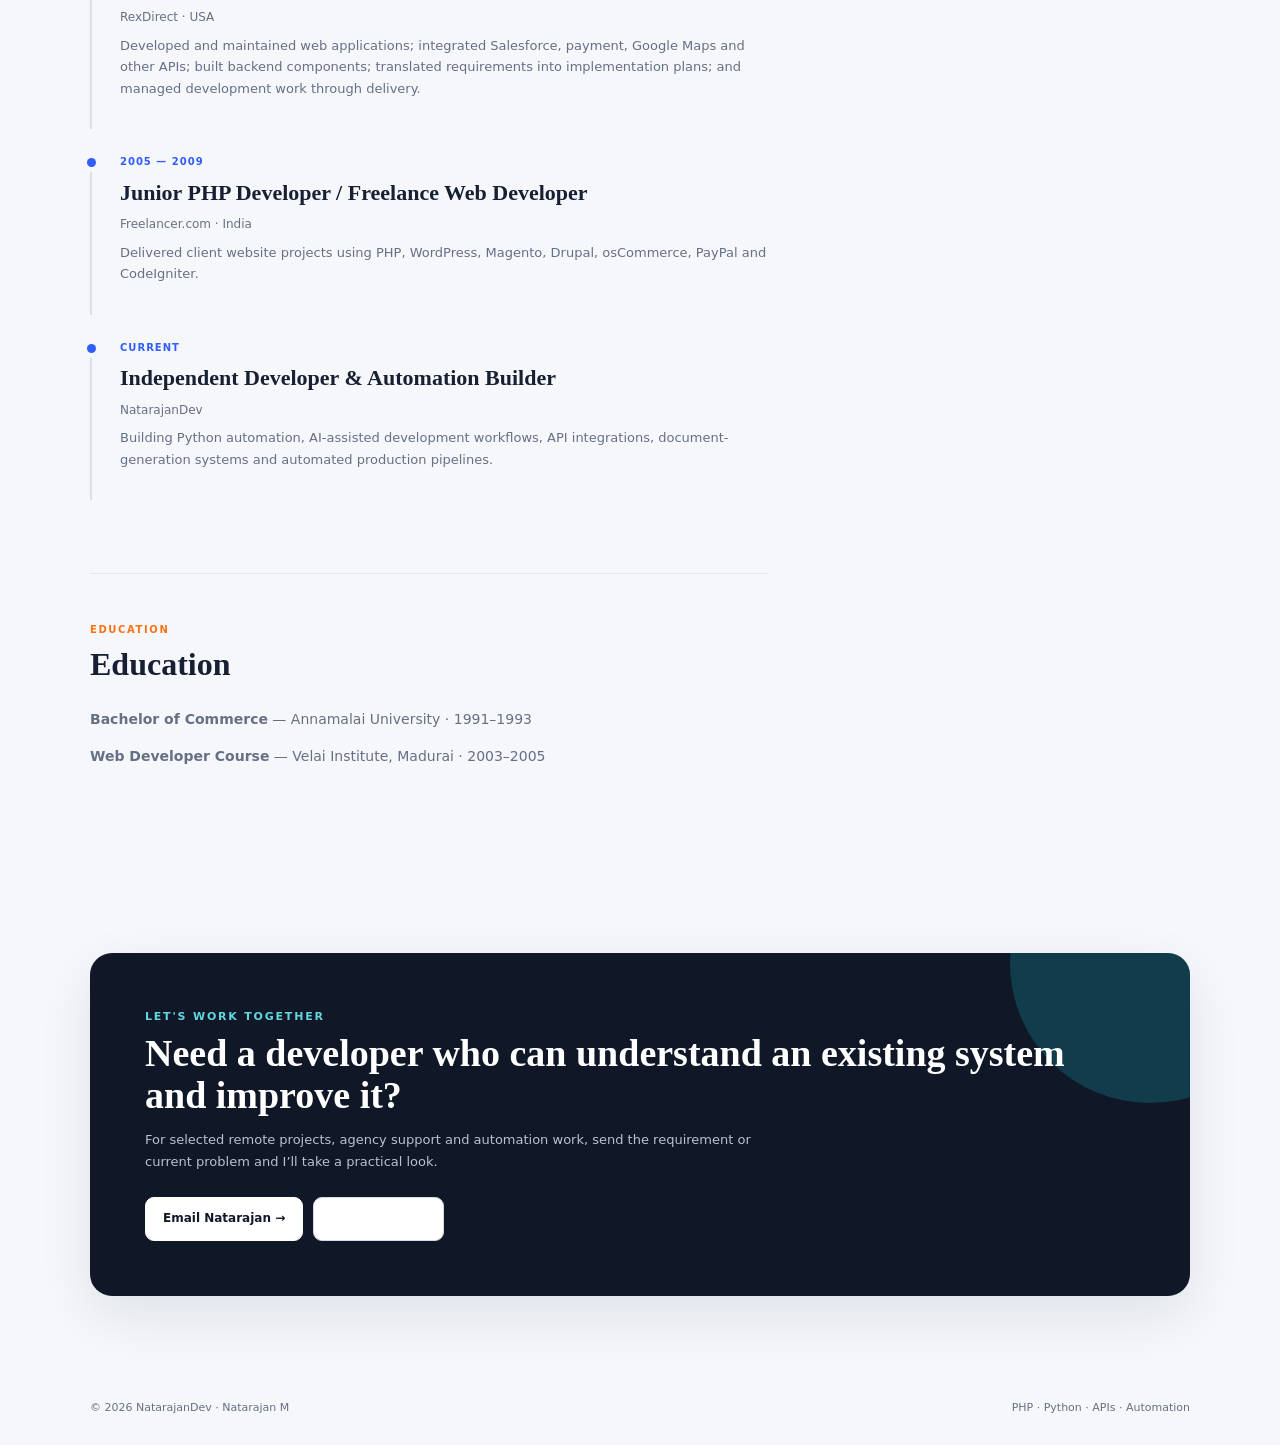
<file: resume.html>
<!doctype html><html lang="en"><head><meta charset="utf-8"><meta name="viewport" content="width=device-width,initial-scale=1"><title>Natarajan M — Resume</title><meta name="description" content="Resume of Natarajan M, senior PHP/full-stack developer and Python automation specialist."><link rel="icon" href="favicon.svg" type="image/svg+xml"><style>
:root{--navy:#101828;--ink:#172033;--muted:#667085;--paper:#f5f7fb;--white:#fff;--line:#e3e8ef;--blue:#315efb;--cyan:#11a8b5;--orange:#f97316;--shadow:0 20px 55px rgba(16,24,40,.09)}*{box-sizing:border-box}html{scroll-behavior:smooth}body{margin:0;background:var(--paper);color:var(--ink);font-family:Inter,system-ui,sans-serif;line-height:1.65}a{text-decoration:none;color:inherit}.wrap{width:min(1100px,92%);margin:auto}.site-nav{height:76px;position:fixed;top:0;left:0;right:0;z-index:30;background:rgba(245,247,251,.88);backdrop-filter:blur(16px);border-bottom:1px solid rgba(227,232,239,.8)}.nav{height:100%;display:flex;align-items:center;justify-content:space-between}.brand{font-weight:850;display:flex;align-items:center;gap:11px}.mark{width:38px;height:38px;border-radius:11px;background:var(--navy);color:#fff;display:grid;place-items:center;font-size:11px}.links{display:flex;align-items:center;gap:25px;font-size:13px;color:#475467;font-weight:650}.links a{transition:.2s}.links a:hover{color:var(--blue);transform:translateY(-1px)}.links .download{background:var(--navy);color:white;padding:10px 15px;border-radius:9px}.menu{display:none;border:0;background:none;font-size:25px;color:var(--navy)}main{padding-top:76px}.hero{position:relative;overflow:hidden;background:linear-gradient(135deg,#fff 0%,#f5f7fb 55%,#edf3ff 100%);border-bottom:1px solid var(--line);padding:80px 0 70px}.hero:after{content:"";position:absolute;width:390px;height:390px;right:-120px;top:-160px;border-radius:50%;background:rgba(49,94,251,.13)}.hero-grid{position:relative;z-index:1;display:grid;grid-template-columns:1fr auto;gap:40px;align-items:end}.kicker{font-size:11px;text-transform:uppercase;letter-spacing:1.8px;color:var(--blue);font-weight:850}.hero h1{font-family:Georgia,serif;font-size:clamp(54px,8vw,80px);font-weight:600;line-height:1;letter-spacing:-3px;margin:12px 0 8px}.role{font-size:18px;font-weight:650}.meta{color:var(--muted);font-size:13px;margin-top:8px}.buttons{display:flex;gap:10px;flex-wrap:wrap;margin-top:25px}.btn{display:inline-flex;padding:11px 17px;border:1px solid #d4dae4;border-radius:9px;background:#fff;font-size:12px;font-weight:800;transition:.25s}.btn:hover{transform:translateY(-3px);box-shadow:0 12px 25px rgba(16,24,40,.1)}.btn.primary{background:var(--navy);border-color:var(--navy);color:white}.profile-badge{width:170px;height:170px;border-radius:28px;background:var(--navy);color:white;display:flex;flex-direction:column;align-items:center;justify-content:center;box-shadow:var(--shadow);transform:rotate(3deg);animation:float 5s ease-in-out infinite}.profile-badge b{font-family:Georgia,serif;font-size:47px;font-weight:500;line-height:1}.profile-badge span{font-size:10px;letter-spacing:1.5px;text-transform:uppercase;color:#9fdde1;margin-top:8px}.stats{background:var(--navy);color:#fff}.stats-grid{display:grid;grid-template-columns:repeat(4,1fr)}.stat{padding:23px 17px;border-right:1px solid rgba(255,255,255,.12)}.stat:last-child{border:0}.stat b{display:block;font-family:Georgia,serif;font-size:24px;font-weight:500}.stat span{font-size:10px;color:#b9c1cc}.content{display:grid;grid-template-columns:1.55fr .8fr;gap:70px;padding:75px 0}.section{padding-bottom:48px;margin-bottom:48px;border-bottom:1px solid var(--line)}.section:last-child{border-bottom:0}.section-head{margin-bottom:25px}.section-kicker{font-size:10px;color:var(--orange);font-weight:850;letter-spacing:1.6px;text-transform:uppercase}.section h2{font-family:Georgia,serif;font-size:32px;line-height:1.15;margin:7px 0 0}.summary{color:var(--muted);font-size:14px}.skills{display:grid;grid-template-columns:1fr 1fr;gap:12px}.skill{background:#fff;border:1px solid var(--line);border-radius:13px;padding:18px;transition:.25s}.skill:hover{transform:translateY(-4px);box-shadow:var(--shadow)}.skill h3{font-size:13px;margin:0 0 5px}.skill p{font-size:11px;color:var(--muted);margin:0}.job{position:relative;padding:0 0 30px 28px;margin-bottom:25px;border-left:2px solid #d9e0eb}.job:before{content:"";position:absolute;width:9px;height:9px;border-radius:50%;background:var(--blue);left:-5.5px;top:4px;box-shadow:0 0 0 5px var(--paper)}.date{font-size:10px;font-weight:850;color:var(--blue);letter-spacing:1px}.job h3{font-family:Georgia,serif;font-size:22px;font-weight:600;margin:4px 0}.company{font-size:12px;color:var(--muted);margin-bottom:7px}.job p{font-size:13px;color:var(--muted);margin:0}.side-card{background:var(--white);border:1px solid var(--line);border-radius:18px;padding:24px;margin-bottom:18px;box-shadow:0 5px 18px rgba(16,24,40,.03)}.side-card h3{font-family:Georgia,serif;font-size:21px;margin:0 0 14px}.tech{display:flex;flex-wrap:wrap;gap:7px}.tech span{font-size:10px;font-weight:750;padding:6px 8px;background:#f1f4f8;border-radius:6px}.fact{padding:11px 0;border-bottom:1px solid var(--line);font-size:11px}.fact:last-child{border:0}.fact b{display:block;margin-bottom:2px}.fact span{color:var(--muted)}.cta{position:relative;overflow:hidden;background:var(--navy);color:#fff;border-radius:22px;padding:55px;box-shadow:var(--shadow)}.cta:after{content:"";position:absolute;width:280px;height:280px;right:-100px;top:-130px;border-radius:50%;background:rgba(17,168,181,.25)}.cta>*{position:relative;z-index:1}.cta h2{font-family:Georgia,serif;font-size:38px;line-height:1.1;margin:7px 0 12px}.cta p{color:#b9c1cc;font-size:13px;max-width:650px}.cta .btn.primary{background:#fff;color:var(--navy);border-color:#fff}footer{padding:28px 0;color:var(--muted);font-size:11px;display:flex;justify-content:space-between}.reveal{opacity:0;transform:translateY(20px);animation:reveal .75s cubic-bezier(.2,.7,.2,1) forwards}.d2{animation-delay:.15s}@keyframes reveal{to{opacity:1;transform:none}}@keyframes float{0%,100%{transform:rotate(3deg) translateY(0)}50%{transform:rotate(3deg) translateY(-9px)}}
@media(max-width:800px){.links{position:absolute;display:none;left:4%;right:4%;top:68px;padding:10px;background:#fff;border:1px solid var(--line);border-radius:14px;box-shadow:var(--shadow);flex-direction:column;align-items:stretch;gap:0}.links.open{display:flex}.links a{padding:12px}.links .download{text-align:center}.menu{display:block}.hero{padding:65px 0}.hero-grid{grid-template-columns:1fr}.profile-badge{width:135px;height:135px}.content{grid-template-columns:1fr;gap:0;padding:60px 0}.stats-grid{grid-template-columns:1fr 1fr}.stat:nth-child(2){border-right:0}.skills{grid-template-columns:1fr}.cta{padding:40px 27px}}
@media(max-width:520px){.hero h1{font-size:50px;letter-spacing:-2px}.role{font-size:16px}.profile-badge{width:115px;height:115px;border-radius:20px}.profile-badge b{font-size:36px}.hero-grid{gap:30px}.cta h2{font-size:32px}.footer{flex-direction:column;gap:8px}}
@media(prefers-reduced-motion:reduce){html{scroll-behavior:auto}.reveal,.profile-badge{animation:none;opacity:1;transform:none}.skill,.btn{transition:none}}
</style></head><body>
<header class="site-nav"><div class="wrap nav"><a class="brand" href="index.html"><span class="mark">NM</span>NatarajanDev</a><button class="menu" aria-label="Open menu" onclick="document.querySelector('.links').classList.toggle('open')">☰</button><nav class="links"><a href="index.html">Home</a><a href="portfolio.html">Portfolio</a><a href="#experience">Experience</a><a href="#skills">Skills</a><a class="download" href="Natarajan_M_Modern_Resume.pdf">Download PDF</a></nav></div></header>
<main><header class="hero"><div class="wrap hero-grid"><div class="reveal"><div class="kicker">Curriculum vitae · Remote</div><h1>Natarajan M</h1><div class="role">Senior PHP / Full-Stack Developer · Python & AI Automation</div><div class="meta">Madurai, Tamil Nadu, India · Remote · iconsisonline@yahoo.com</div><div class="buttons"><a class="btn primary" href="Natarajan_M_Modern_Resume.pdf">Download PDF ↓</a><a class="btn" href="mailto:iconsisonline@yahoo.com">Email me</a><a class="btn" href="https://github.com/NatarajanDev" target="_blank" rel="noopener">GitHub</a></div></div><div class="profile-badge reveal d2"><b>15+</b><span>Years development</span></div></div></header>
<div class="stats"><div class="wrap stats-grid"><div class="stat"><b>15+</b><span>Years experience</span></div><div class="stat"><b>PHP</b><span>Web applications</span></div><div class="stat"><b>Python</b><span>Automation & tools</span></div><div class="stat"><b>AI + APIs</b><span>Modern workflows</span></div></div></div>
<div class="wrap content"><div><section class="section"><div class="section-head"><div class="section-kicker">Profile</div><h2>Professional summary</h2></div><p class="summary">Senior PHP and full-stack developer with 15+ years of experience delivering web applications, database-backed systems, API integrations and client projects. Strong background in PHP, MySQL, JavaScript/Ajax, WordPress, CodeIgniter and REST APIs, with recent hands-on work in Python automation, AI-assisted development, API-driven workflows and automated document production.</p></section>
<section class="section" id="skills"><div class="section-head"><div class="section-kicker">Capabilities</div><h2>Technical skills</h2></div><div class="skills"><div class="skill"><h3>Backend</h3><p>PHP · MySQL · REST APIs · Web services</p></div><div class="skill"><h3>Frontend</h3><p>HTML · CSS · JavaScript · Ajax · React</p></div><div class="skill"><h3>CMS / Frameworks</h3><p>WordPress · CodeIgniter · Magento · Drupal · osCommerce</p></div><div class="skill"><h3>Integrations</h3><p>Salesforce · PayPal · Google Maps · third-party APIs</p></div><div class="skill"><h3>Automation / AI</h3><p>Python · AI APIs · LLM workflows · document generation</p></div><div class="skill"><h3>Engineering</h3><p>Requirements · debugging · validation · database design</p></div></div></section>
<section class="section" id="experience"><div class="section-head"><div class="section-kicker">Experience</div><h2>Professional experience</h2></div><article class="job"><div class="date">2009 — 2024</div><h3>Senior PHP Developer</h3><div class="company">RexDirect · USA</div><p>Developed and maintained web applications; integrated Salesforce, payment, Google Maps and other APIs; built backend components; translated requirements into implementation plans; and managed development work through delivery.</p></article><article class="job"><div class="date">2005 — 2009</div><h3>Junior PHP Developer / Freelance Web Developer</h3><div class="company">Freelancer.com · India</div><p>Delivered client website projects using PHP, WordPress, Magento, Drupal, osCommerce, PayPal and CodeIgniter.</p></article><article class="job"><div class="date">CURRENT</div><h3>Independent Developer & Automation Builder</h3><div class="company">NatarajanDev</div><p>Building Python automation, AI-assisted development workflows, API integrations, document-generation systems and automated production pipelines.</p></article></section>
<section class="section"><div class="section-head"><div class="section-kicker">Education</div><h2>Education</h2></div><p class="summary"><strong>Bachelor of Commerce</strong> — Annamalai University · 1991–1993</p><p class="summary"><strong>Web Developer Course</strong> — Velai Institute, Madurai · 2003–2005</p></section></div>
<aside><div class="side-card"><h3>Core technology</h3><div class="tech"><span>PHP</span><span>MySQL</span><span>JavaScript</span><span>React</span><span>Python</span><span>REST APIs</span><span>WordPress</span><span>CodeIgniter</span><span>AI APIs</span><span>LLM workflows</span><span>PDF</span></div></div><div class="side-card"><h3>Working profile</h3><div class="fact"><b>Location</b><span>Madurai, India · Remote</span></div><div class="fact"><b>Collaboration</b><span>Remote · Async · Direct</span></div><div class="fact"><b>Strength</b><span>Existing systems + automation</span></div><div class="fact"><b>Public work</b><span>GitHub · Live demonstrations</span></div></div></aside></div>
<section class="wrap" style="padding-bottom:75px"><div class="cta reveal"><div class="kicker" style="color:#62d6dd">Let's work together</div><h2>Need a developer who can understand an existing system and improve it?</h2><p>For selected remote projects, agency support and automation work, send the requirement or current problem and I’ll take a practical look.</p><div class="buttons"><a class="btn primary" href="mailto:iconsisonline@yahoo.com">Email Natarajan →</a><a class="btn" href="portfolio.html">View portfolio</a></div></div></section></main>
<footer class="wrap"><span>© 2026 NatarajanDev · Natarajan M</span><span>PHP · Python · APIs · Automation</span></footer><script>document.querySelectorAll('.links a').forEach(a=>a.addEventListener('click',()=>document.querySelector('.links').classList.remove('open')));</script></body></html>
</file>
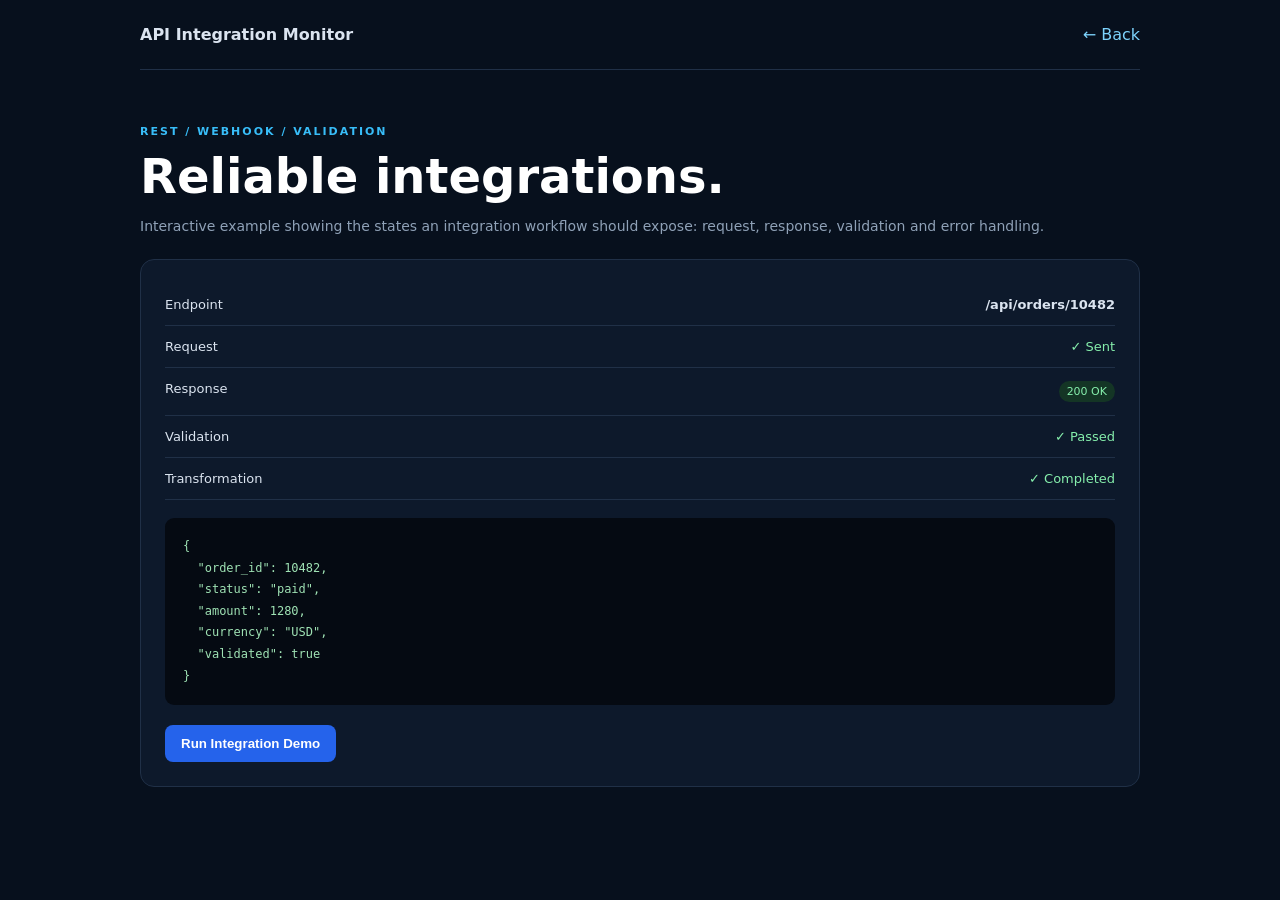
<file: examples/api-monitor.html>
<!doctype html><html lang="en"><head><meta charset="utf-8"><meta name="viewport" content="width=device-width,initial-scale=1"><title>API Integration Monitor | NatarajanDev</title><style>body{margin:0;font-family:Inter,system-ui,sans-serif;background:#07101d;color:#dbe4f0}.wrap{width:min(1000px,92%);margin:auto}.top{padding:25px 0;border-bottom:1px solid #203047;display:flex;justify-content:space-between}.top a{color:#7dd3fc;text-decoration:none}.hero{padding:55px 0}.ey{color:#38bdf8;font-size:11px;font-weight:800;letter-spacing:2px;text-transform:uppercase}.hero h1{font-size:48px;color:#fff;margin:10px 0}.muted{color:#8fa1b7;font-size:14px}.panel{margin-top:25px;padding:24px;border:1px solid #203047;border-radius:14px;background:#0d192b}.row{display:flex;justify-content:space-between;gap:20px;padding:13px 0;border-bottom:1px solid #203047;font-size:13px}.ok{color:#86efac}.code{margin-top:18px;padding:18px;border-radius:9px;background:#050a12;color:#9fe2b4;font:12px/1.8 monospace;white-space:pre-wrap}.btn{margin-top:20px;padding:11px 16px;border:0;border-radius:8px;background:#2563eb;color:#fff;cursor:pointer;font-weight:700}.badge{padding:4px 8px;border-radius:20px;background:#143525;color:#86efac;font-size:11px}@media(max-width:600px){.hero h1{font-size:38px}.row{flex-direction:column;gap:4px}}</style></head><body><div class="wrap"><div class="top"><strong>API Integration Monitor</strong><a href="../index.html">← Back</a></div><section class="hero"><div class="ey">REST / WEBHOOK / VALIDATION</div><h1>Reliable integrations.</h1><p class="muted">Interactive example showing the states an integration workflow should expose: request, response, validation and error handling.</p><div class="panel"><div class="row"><span>Endpoint</span><strong>/api/orders/10482</strong></div><div class="row"><span>Request</span><span class="ok">✓ Sent</span></div><div class="row"><span>Response</span><span class="badge">200 OK</span></div><div class="row"><span>Validation</span><span class="ok">✓ Passed</span></div><div class="row"><span>Transformation</span><span class="ok">✓ Completed</span></div><div class="code" id="output">{
  "order_id": 10482,
  "status": "paid",
  "amount": 1280,
  "currency": "USD",
  "validated": true
}</div><button class="btn" onclick="run()">Run Integration Demo</button></div></section></div><script>function run(){const o=document.getElementById('output');o.textContent='Connecting...';setTimeout(()=>{o.textContent=JSON.stringify({order_id:10482,status:'paid',amount:1280,currency:'USD',validated:true,processed_at:new Date().toISOString()},null,2)},600)}</script></body></html>
</file>
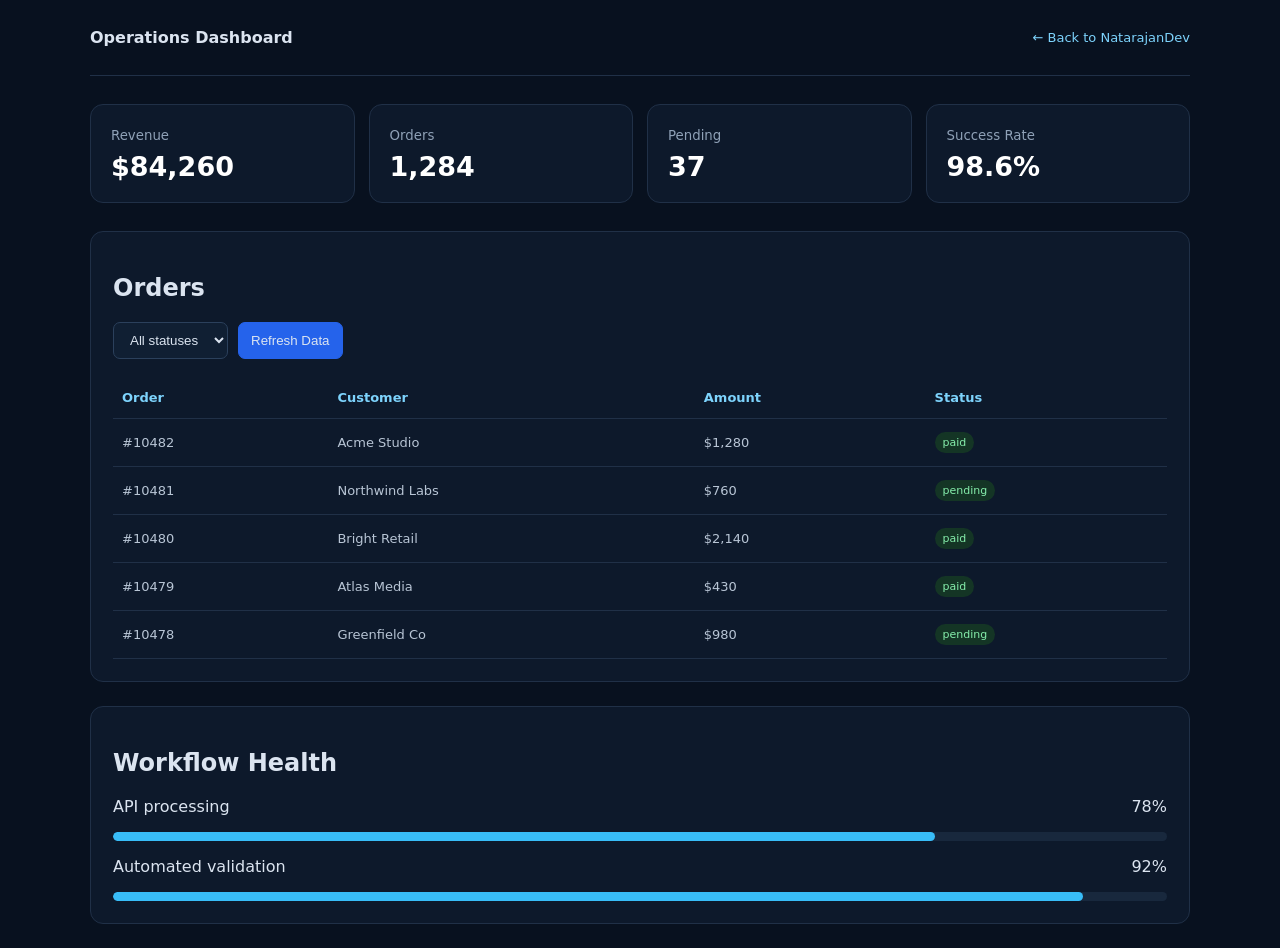
<file: examples/business-dashboard.html>
<!doctype html><html lang="en"><head><meta charset="utf-8"><meta name="viewport" content="width=device-width,initial-scale=1"><title>Business Dashboard Demo | NatarajanDev</title><style>body{margin:0;font-family:Inter,system-ui,sans-serif;background:#08111f;color:#dbe4f0}.wrap{width:min(1100px,92%);margin:auto}.top{padding:28px 0;display:flex;justify-content:space-between;align-items:center;border-bottom:1px solid #203047}.top a{color:#7dd3fc;text-decoration:none;font-size:13px}.grid{display:grid;grid-template-columns:repeat(4,1fr);gap:14px;margin:28px 0}.card{padding:20px;border:1px solid #203047;border-radius:13px;background:#0d192b}.card small{color:#8fa1b7}.card strong{display:block;color:#fff;font-size:27px;margin-top:7px}.panel{padding:22px;border:1px solid #203047;border-radius:13px;background:#0d192b;margin-bottom:24px}.filters{display:flex;gap:10px;flex-wrap:wrap;margin-bottom:18px}button,select{padding:9px 12px;border-radius:7px;border:1px solid #2b405c;background:#101f33;color:#dbe4f0}button{cursor:pointer;background:#2563eb;border-color:#2563eb}table{width:100%;border-collapse:collapse;font-size:13px}th,td{text-align:left;padding:13px 9px;border-bottom:1px solid #203047}th{color:#7dd3fc}td{color:#b8c5d5}.status{display:inline-block;padding:4px 8px;border-radius:20px;background:#143525;color:#86efac;font-size:11px}.bar{height:9px;background:#18283d;border-radius:9px;overflow:hidden}.fill{height:100%;background:#38bdf8;border-radius:9px;width:78%}@media(max-width:750px){.grid{grid-template-columns:1fr 1fr}table{font-size:11px}}@media(max-width:500px){.grid{grid-template-columns:1fr}}</style></head><body><div class="wrap"><div class="top"><strong>Operations Dashboard</strong><a href="../index.html">← Back to NatarajanDev</a></div><div class="grid"><div class="card"><small>Revenue</small><strong>$84,260</strong></div><div class="card"><small>Orders</small><strong>1,284</strong></div><div class="card"><small>Pending</small><strong>37</strong></div><div class="card"><small>Success Rate</small><strong>98.6%</strong></div></div><div class="panel"><h2>Orders</h2><div class="filters"><select id="filter"><option value="all">All statuses</option><option value="paid">Paid</option><option value="pending">Pending</option></select><button onclick="refresh()">Refresh Data</button></div><table><thead><tr><th>Order</th><th>Customer</th><th>Amount</th><th>Status</th></tr></thead><tbody id="rows"></tbody></table></div><div class="panel"><h2>Workflow Health</h2><p>API processing <span style="float:right">78%</span></p><div class="bar"><div class="fill"></div></div><p>Automated validation <span style="float:right">92%</span></p><div class="bar"><div class="fill" style="width:92%"></div></div></div></div><script>const data=[['#10482','Acme Studio','$1,280','paid'],['#10481','Northwind Labs','$760','pending'],['#10480','Bright Retail','$2,140','paid'],['#10479','Atlas Media','$430','paid'],['#10478','Greenfield Co','$980','pending']];function render(){const f=document.getElementById('filter').value;document.getElementById('rows').innerHTML=data.filter(x=>f==='all'||x[3]===f).map(x=>`<tr><td>${x[0]}</td><td>${x[1]}</td><td>${x[2]}</td><td><span class="status">${x[3]}</span></td></tr>`).join('')}function refresh(){render();alert('Demo data refreshed successfully.')}document.getElementById('filter').onchange=render;render();</script></body></html>
</file>
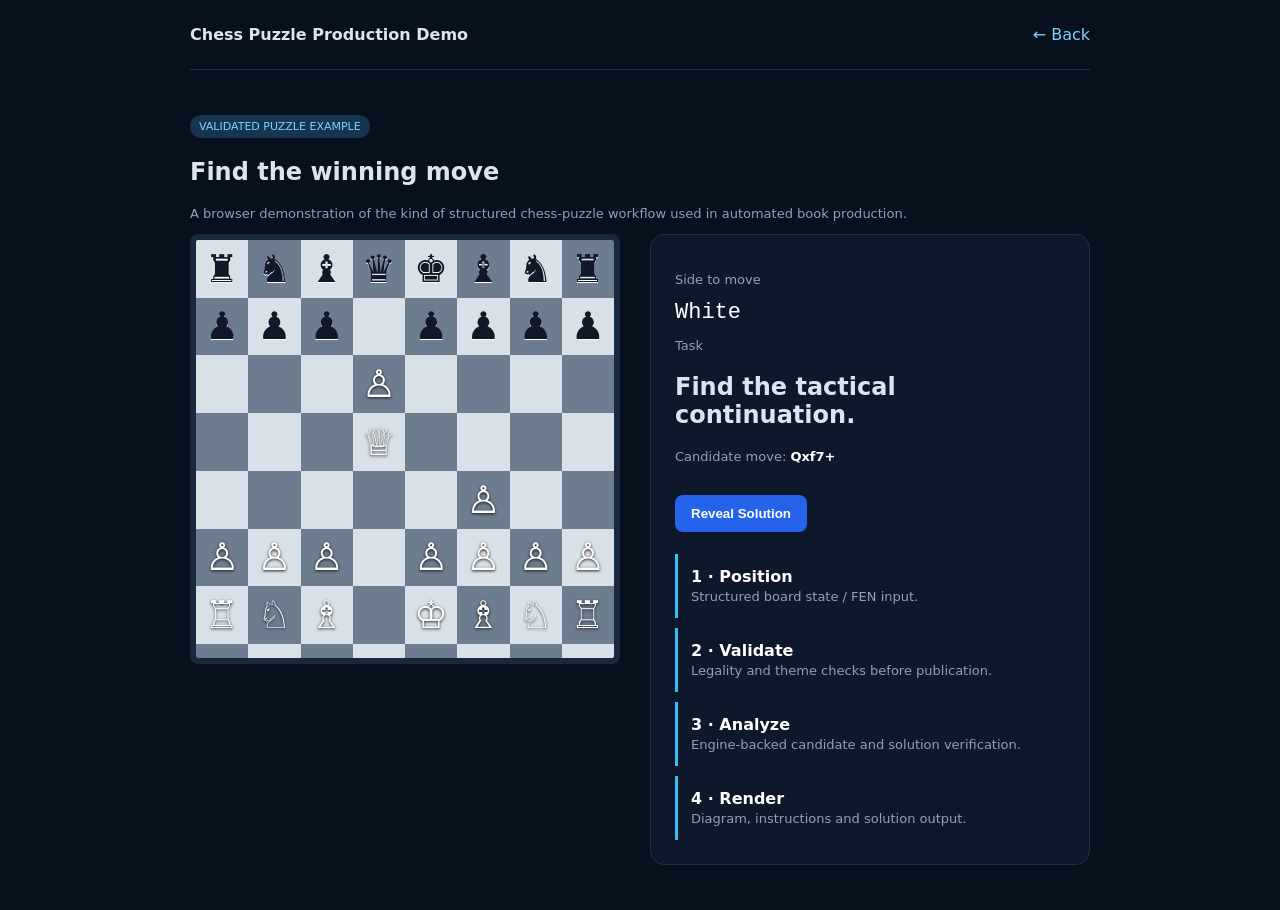
<file: examples/chess-puzzle.html>
<!doctype html><html lang="en"><head><meta charset="utf-8"><meta name="viewport" content="width=device-width,initial-scale=1"><title>Chess Puzzle Workflow | NatarajanDev</title><style>body{margin:0;font-family:Inter,system-ui,sans-serif;background:#07101d;color:#dbe4f0}.wrap{width:min(900px,92%);margin:auto}.top{padding:25px 0;display:flex;justify-content:space-between;border-bottom:1px solid #203047}.top a{color:#7dd3fc;text-decoration:none}.hero{padding:45px 0}.grid{display:grid;grid-template-columns:430px 1fr;gap:30px;align-items:start}.board{display:grid;grid-template-columns:repeat(8,1fr);aspect-ratio:1;border:6px solid #18283d;border-radius:8px;overflow:hidden}.sq{display:grid;place-items:center;font-size:38px;user-select:none}.light{background:#d9e1e8}.dark{background:#6b7d8f}.black{color:#111827;text-shadow:0 1px #fff}.white{color:#fff;text-shadow:0 1px 3px #111}.panel{padding:24px;border:1px solid #203047;border-radius:14px;background:#0d192b}.pill{display:inline-block;padding:5px 9px;border-radius:20px;background:#173451;color:#7dd3fc;font-size:11px}.move{font-family:monospace;font-size:22px;color:#fff}.btn{margin-top:18px;padding:11px 16px;border:0;border-radius:8px;background:#2563eb;color:#fff;cursor:pointer;font-weight:700}.solution{display:none;margin-top:20px;padding:16px;border-radius:10px;background:#12263b;color:#86efac}.steps{display:grid;gap:10px;margin-top:22px}.step{padding:13px;border-left:3px solid #38bdf8;background:#0d192b}.step b{color:#fff}.muted{color:#8fa1b7;font-size:13px}@media(max-width:750px){.grid{grid-template-columns:1fr}.board{max-width:520px;margin:auto}}</style></head><body><div class="wrap"><div class="top"><strong>Chess Puzzle Production Demo</strong><a href="../index.html">← Back</a></div><section class="hero"><span class="pill">VALIDATED PUZZLE EXAMPLE</span><h1>Find the winning move</h1><p class="muted">A browser demonstration of the kind of structured chess-puzzle workflow used in automated book production.</p><div class="grid"><div class="board" id="board"></div><div class="panel"><p class="muted">Side to move</p><div class="move">White</div><p class="muted">Task</p><h2>Find the tactical continuation.</h2><p class="muted">Candidate move: <strong style="color:#fff">Qxf7+</strong></p><button class="btn" onclick="reveal()">Reveal Solution</button><div class="solution" id="solution"><strong>Solution:</strong> 1. Qxf7+! Kxf7 2. Rd8 — tactical transition demonstrated.</div><div class="steps"><div class="step"><b>1 · Position</b><br><span class="muted">Structured board state / FEN input.</span></div><div class="step"><b>2 · Validate</b><br><span class="muted">Legality and theme checks before publication.</span></div><div class="step"><b>3 · Analyze</b><br><span class="muted">Engine-backed candidate and solution verification.</span></div><div class="step"><b>4 · Render</b><br><span class="muted">Diagram, instructions and solution output.</span></div></div></div></div></section></div><script>const pieces=['♜','♞','♝','♛','♚','♝','♞','♜','♟','♟','♟','','♟','♟','♟','♟','','','','♙','','','','','', '','','♕','','','','','', '','','','','♙','','', '♙','♙','♙','','♙','♙','♙','♙','♖','♘','♗','','♔','♗','♘','♖'];const board=document.getElementById('board');for(let i=0;i<64;i++){let s=document.createElement('div');s.className='sq '+((Math.floor(i/8)+i)%2?'dark':'light');let p=pieces[i]||'';s.textContent=p;if('♜♞♝♛♚♟'.includes(p))s.classList.add('black');else if(p)s.classList.add('white');board.appendChild(s)}function reveal(){document.getElementById('solution').style.display='block'}</script></body></html>
</file>
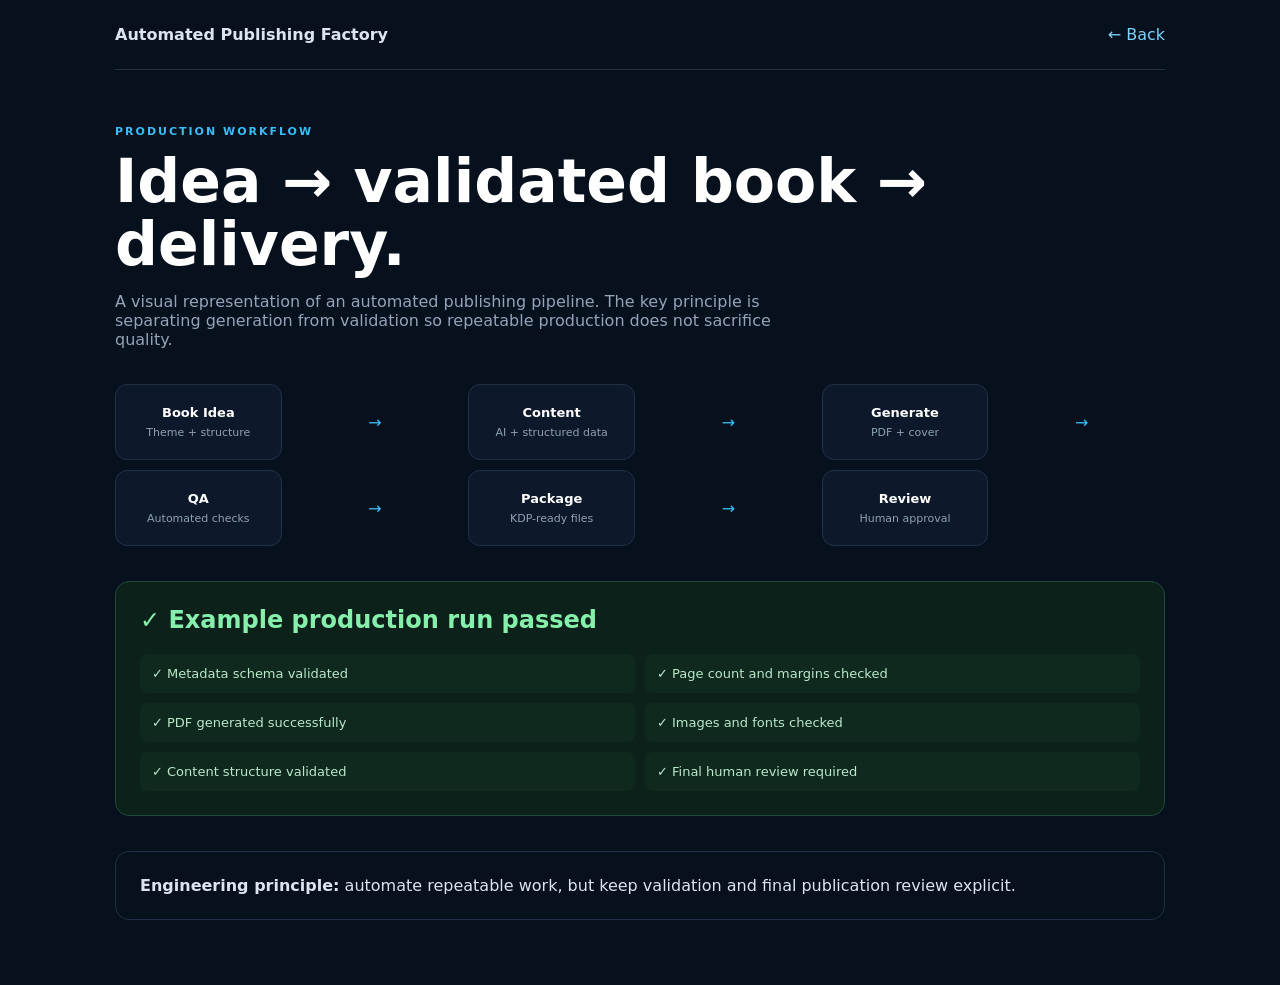
<file: examples/kdp-factory.html>
<!doctype html><html lang="en"><head><meta charset="utf-8"><meta name="viewport" content="width=device-width,initial-scale=1"><title>KDP Book Factory Demo | NatarajanDev</title><style>body{margin:0;font-family:Inter,system-ui,sans-serif;background:#07101d;color:#dbe4f0}.wrap{width:min(1050px,92%);margin:auto}.top{padding:25px 0;border-bottom:1px solid #203047;display:flex;justify-content:space-between}.top a{color:#7dd3fc;text-decoration:none}.hero{padding:55px 0 30px}.ey{color:#38bdf8;font-size:11px;font-weight:800;letter-spacing:2px;text-transform:uppercase}.hero h1{font-size:clamp(36px,5vw,60px);color:#fff;line-height:1.05;margin:12px 0}.hero p{color:#94a3b8;max-width:700px}.flow{display:grid;grid-template-columns:repeat(6,1fr);gap:10px;margin:35px 0}.node{padding:20px 12px;text-align:center;border:1px solid #203047;border-radius:12px;background:#0d192b}.node b{display:block;color:#fff;font-size:13px}.node span{display:block;color:#8fa1b7;font-size:11px;margin-top:6px}.arrow{display:grid;place-items:center;color:#38bdf8}.status{margin-top:30px;padding:24px;border:1px solid #1f4b3a;border-radius:14px;background:#0b2119}.status h2{color:#86efac;margin-top:0}.checks{display:grid;grid-template-columns:repeat(2,1fr);gap:10px}.check{padding:12px;background:#10291f;border-radius:8px;color:#b9e8c9;font-size:13px}.cta{margin:35px 0;padding:24px;border:1px solid #203047;border-radius:14px}.cta a{color:#7dd3fc}@media(max-width:800px){.flow{grid-template-columns:1fr 1fr}.arrow{display:none}.checks{grid-template-columns:1fr}}</style></head><body><div class="wrap"><div class="top"><strong>Automated Publishing Factory</strong><a href="../index.html">← Back</a></div><section class="hero"><div class="ey">Production Workflow</div><h1>Idea → validated book → delivery.</h1><p>A visual representation of an automated publishing pipeline. The key principle is separating generation from validation so repeatable production does not sacrifice quality.</p><div class="flow"><div class="node"><b>Book Idea</b><span>Theme + structure</span></div><div class="arrow">→</div><div class="node"><b>Content</b><span>AI + structured data</span></div><div class="arrow">→</div><div class="node"><b>Generate</b><span>PDF + cover</span></div><div class="arrow">→</div><div class="node"><b>QA</b><span>Automated checks</span></div><div class="arrow">→</div><div class="node"><b>Package</b><span>KDP-ready files</span></div><div class="arrow">→</div><div class="node"><b>Review</b><span>Human approval</span></div></div><div class="status"><h2>✓ Example production run passed</h2><div class="checks"><div class="check">✓ Metadata schema validated</div><div class="check">✓ Page count and margins checked</div><div class="check">✓ PDF generated successfully</div><div class="check">✓ Images and fonts checked</div><div class="check">✓ Content structure validated</div><div class="check">✓ Final human review required</div></div></div><div class="cta"><strong>Engineering principle:</strong> automate repeatable work, but keep validation and final publication review explicit.</div></section></div></body></html>
</file>
